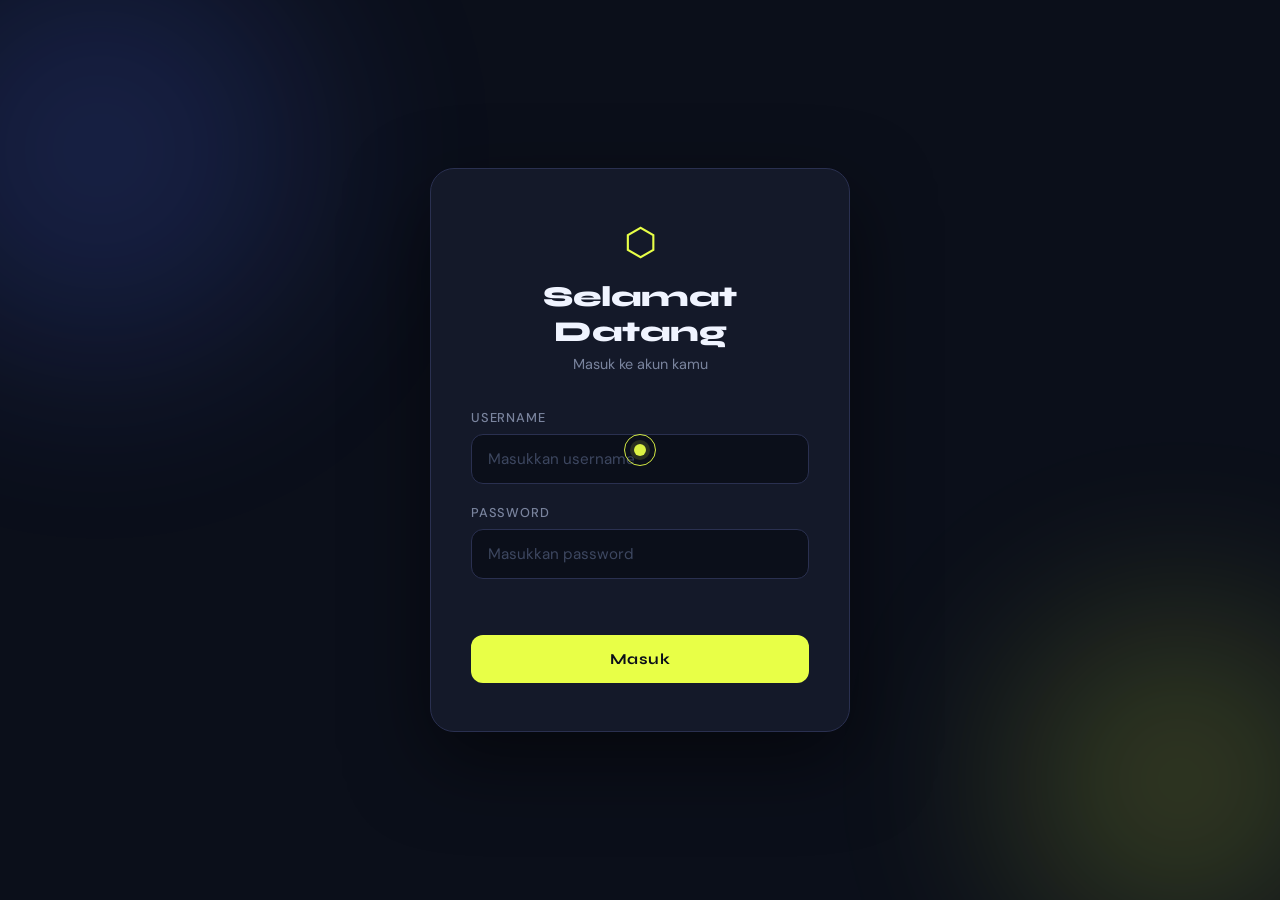
<file: index.html>
<!DOCTYPE html>
<html lang="id">

<head>
  <meta charset="UTF-8" />
  <meta name="viewport" content="width=device-width, initial-scale=1.0" />
  <title>Login</title>

  <!-- Menghubungkan file CSS eksternal -->
  <link rel="stylesheet" href="css/style.css" />

  <!-- Import font dari Google Fonts -->
  <link
    href="https://fonts.googleapis.com/css2?family=Syne:wght@400;700;800&family=DM+Sans:wght@300;400;500&display=swap"
    rel="stylesheet" />

     <link rel="icon" type="image/png" href="image/logov4.png">
</head>

<body>

  <div class="custom-cursor" id="customCursor"></div>
  <div class="custom-cursor-ring" id="customCursorRing"></div>

  <div class="bg-shape shape1"></div>
  <div class="bg-shape shape2"></div>

  <div class="card">
    <div class="card-header">
      <div class="logo">⬡</div>
      <h1>Selamat Datang</h1>
      <p>Masuk ke akun kamu</p>
    </div>

    <div class="form-group">
      <label for="username">Username</label>
      <input type="text" id="username" placeholder="Masukkan username" autocomplete="off" />
    </div>

    <div class="form-group">
      <label for="password">Password</label>
      <input type="password" id="password" placeholder="Masukkan password" />
    </div>

    <!-- Pesan error akan muncul di sini kalau login gagal -->
    <p id="error-msg"></p>

    <button id="btn-login" onclick="cekLogin()">Masuk</button>
  </div>

  <!-- Menghubungkan file JavaScript eksternal -->
  <script src="js/script.js"></script>

</body>

</html>
</file>
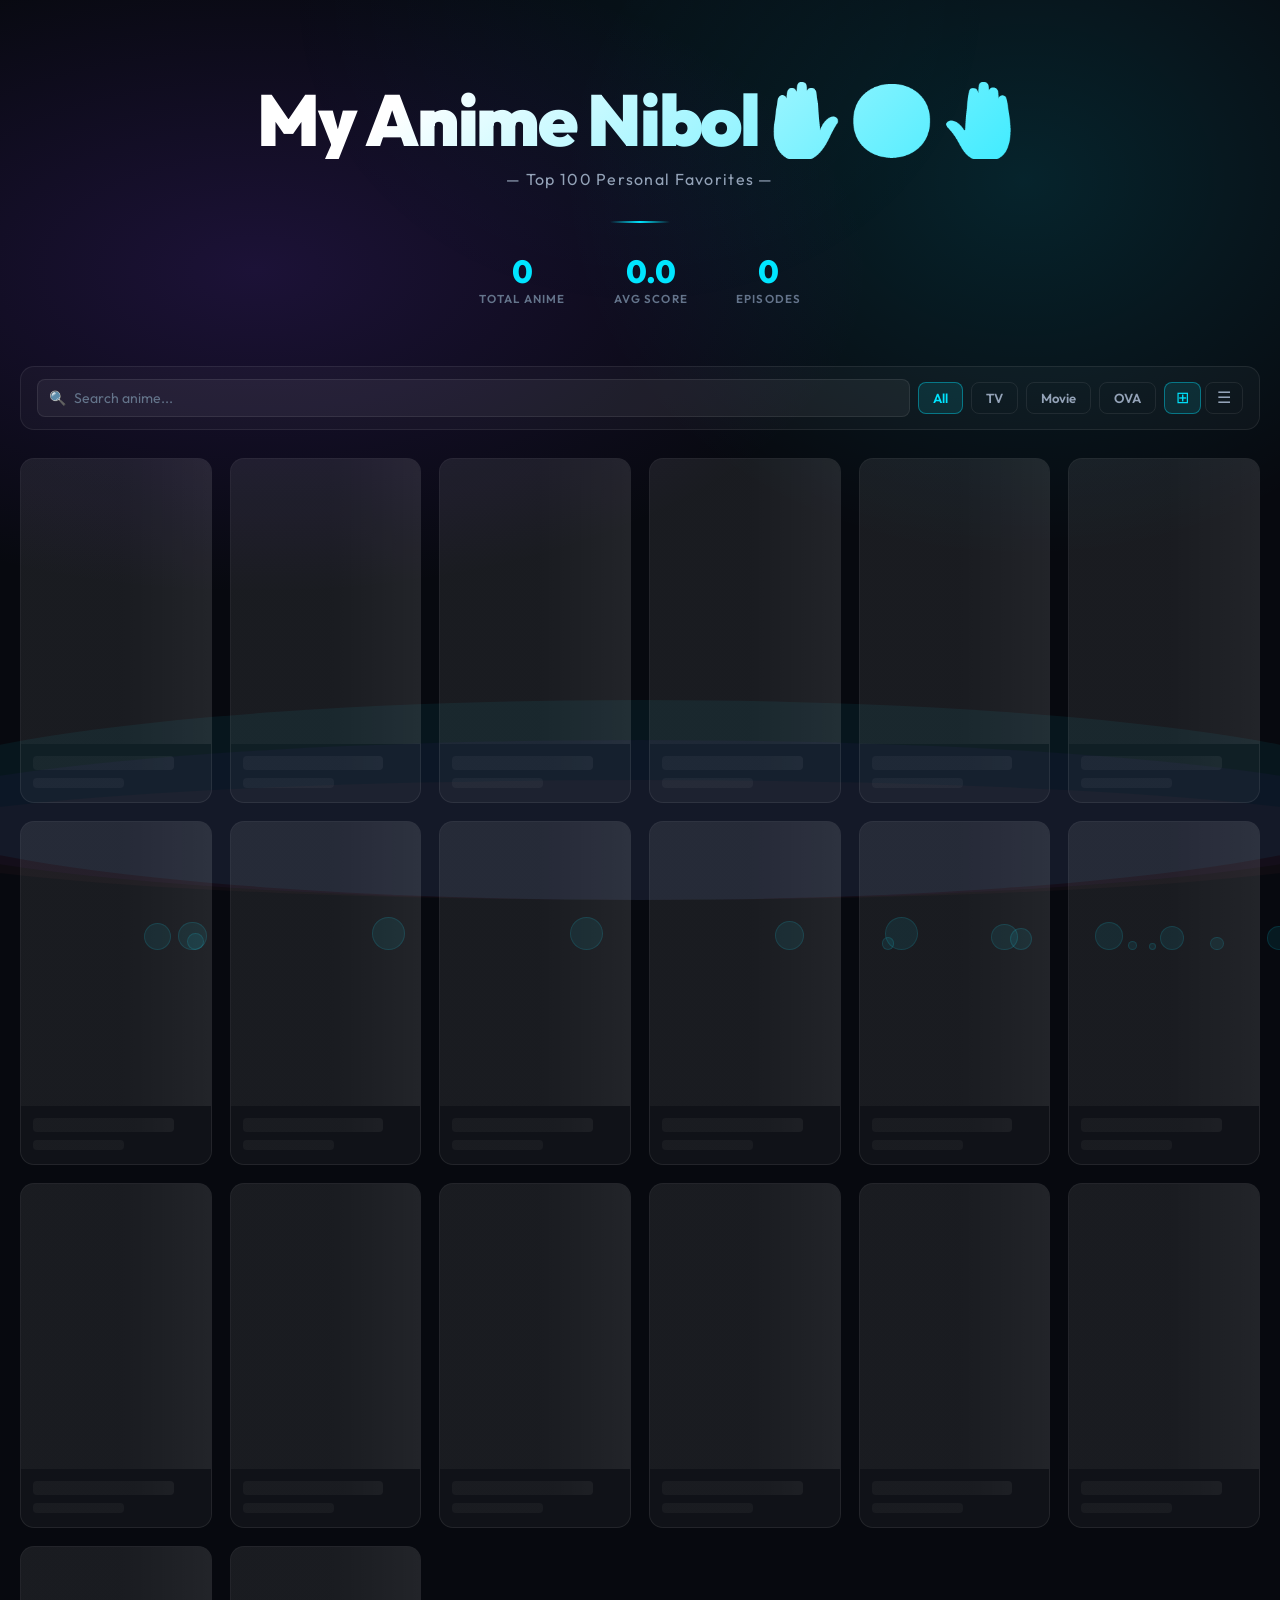
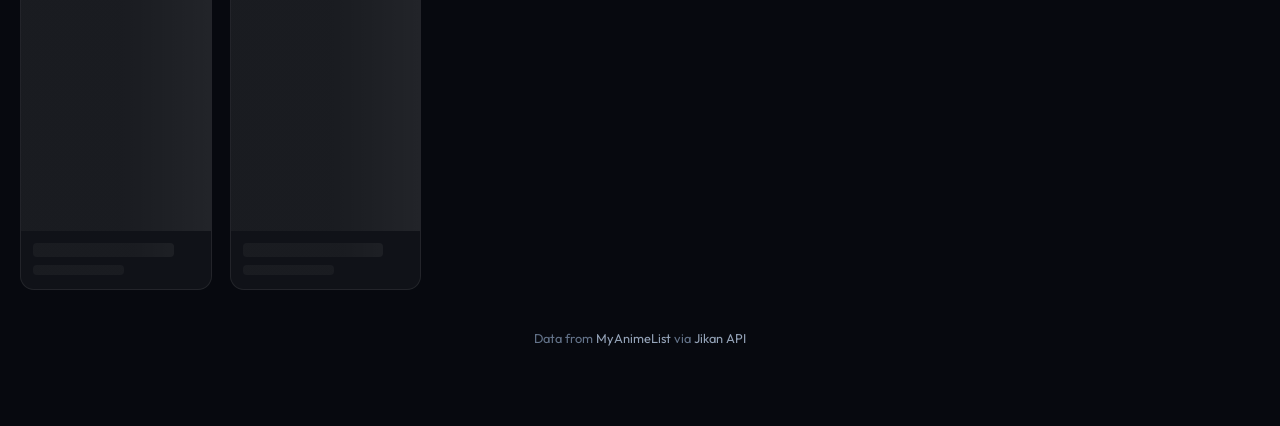
<file: anime.html>
<!DOCTYPE html>
<html lang="en">

<head>
  <meta charset="UTF-8">
  <meta name="viewport" content="width=device-width, initial-scale=1.0">
  <title>My Anime Nibol | Top 100</title>
  <meta name="description" content="Personal top 100 anime collection. Curated list featuring the best anime series and movies.">
  <link rel="stylesheet" href="css/anime.css">
  <link href="https://fonts.googleapis.com/css2?family=Outfit:wght@300;400;500;600;700;800;900&family=DM+Sans:wght@300;400;500;600&display=swap" rel="stylesheet">
</head>

<body>
  <!-- Custom Cursor -->
  <div class="cursor-dot" id="cursorDot"></div>
  <div class="cursor-ring" id="cursorRing"></div>

  <!-- Background -->
  <div class="ocean-bg">
    <div class="wave wave-1"></div>
    <div class="wave wave-2"></div>
    <div class="wave wave-3"></div>
  </div>
  <div class="light-rays"></div>

  <!-- Main Content -->
  <div class="main-content">
    <!-- Hero -->
    <section class="hero" id="heroSection">
      <h1 class="hero-title"> My Anime Nibol✋😐🤚</h1>
      <p class="hero-subtitle">— Top 100 Personal Favorites —</p>
      <div class="hero-divider"></div>
      <div class="hero-stats">
        <div class="stat-item">
          <span class="stat-number" id="totalAnime">0</span>
          <span class="stat-label">Total Anime</span>
        </div>
        <div class="stat-item">
          <span class="stat-number" id="avgScore">0.0</span>
          <span class="stat-label">Avg Score</span>
        </div>
        <div class="stat-item">
          <span class="stat-number" id="totalEpisodes">0</span>
          <span class="stat-label">Episodes</span>
        </div>
      </div>
    </section>

    <!-- Controls -->
    <div class="controls-bar" id="controlsBar">
      <div class="search-container">
        <span class="search-icon">🔍</span>
        <input type="text" class="search-input" id="searchInput" placeholder="Search anime...">
      </div>
      <button class="filter-btn active" data-filter="all">All</button>
      <button class="filter-btn" data-filter="TV">TV</button>
      <button class="filter-btn" data-filter="Movie">Movie</button>
      <button class="filter-btn" data-filter="OVA">OVA</button>
      <div class="view-toggle">
        <button class="view-btn active" data-view="grid" title="Grid View">⊞</button>
        <button class="view-btn" data-view="list" title="List View">☰</button>
      </div>
    </div>

    <!-- Anime Grid -->
    <div class="anime-grid-container">
      <div class="anime-grid" id="animeGrid">
        <div class="loading-container" id="loadingState">
          <div class="loading-spinner"></div>
          <div class="loading-text">Diving into the ocean of anime...</div>
          <div class="loading-progress">
            <div class="loading-progress-bar" id="progressBar"></div>
          </div>
        </div>
      </div>
    </div>

    <!-- Footer -->
    <footer class="footer">
      <p>Data from <a href="https://myanimelist.net" target="_blank" rel="noopener">MyAnimeList</a> via <a href="https://jikan.moe" target="_blank" rel="noopener">Jikan API</a></p>
    </footer>
  </div>

  <!-- Detail Modal -->
  <div class="modal-overlay" id="modalOverlay">
    <div class="modal-content" id="modalContent">
      <button class="modal-close" id="modalClose">✕</button>
    </div>
  </div>

  <!-- Back to Top -->
  <button class="back-to-top" id="backToTop" title="Back to top">↑</button>

  <script src="js/anime.js"></script>
</body>

</html>
</file>
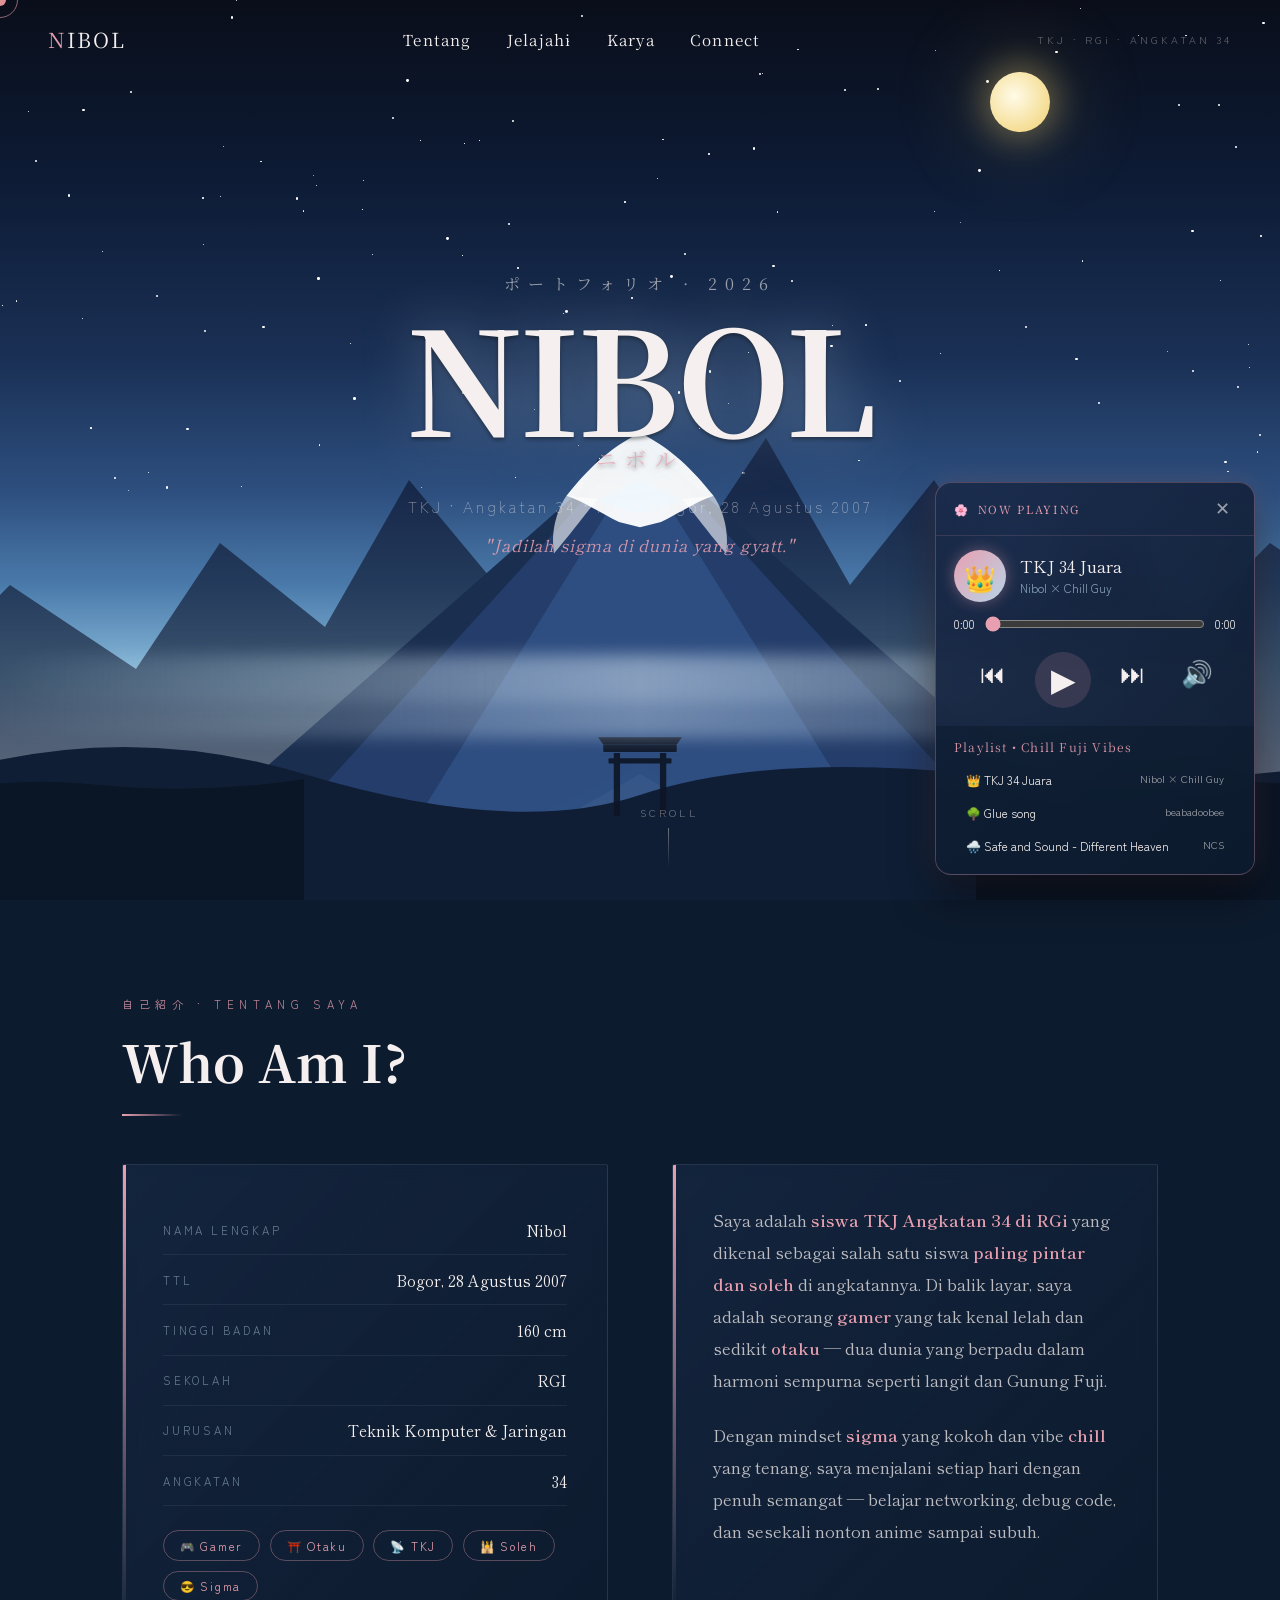
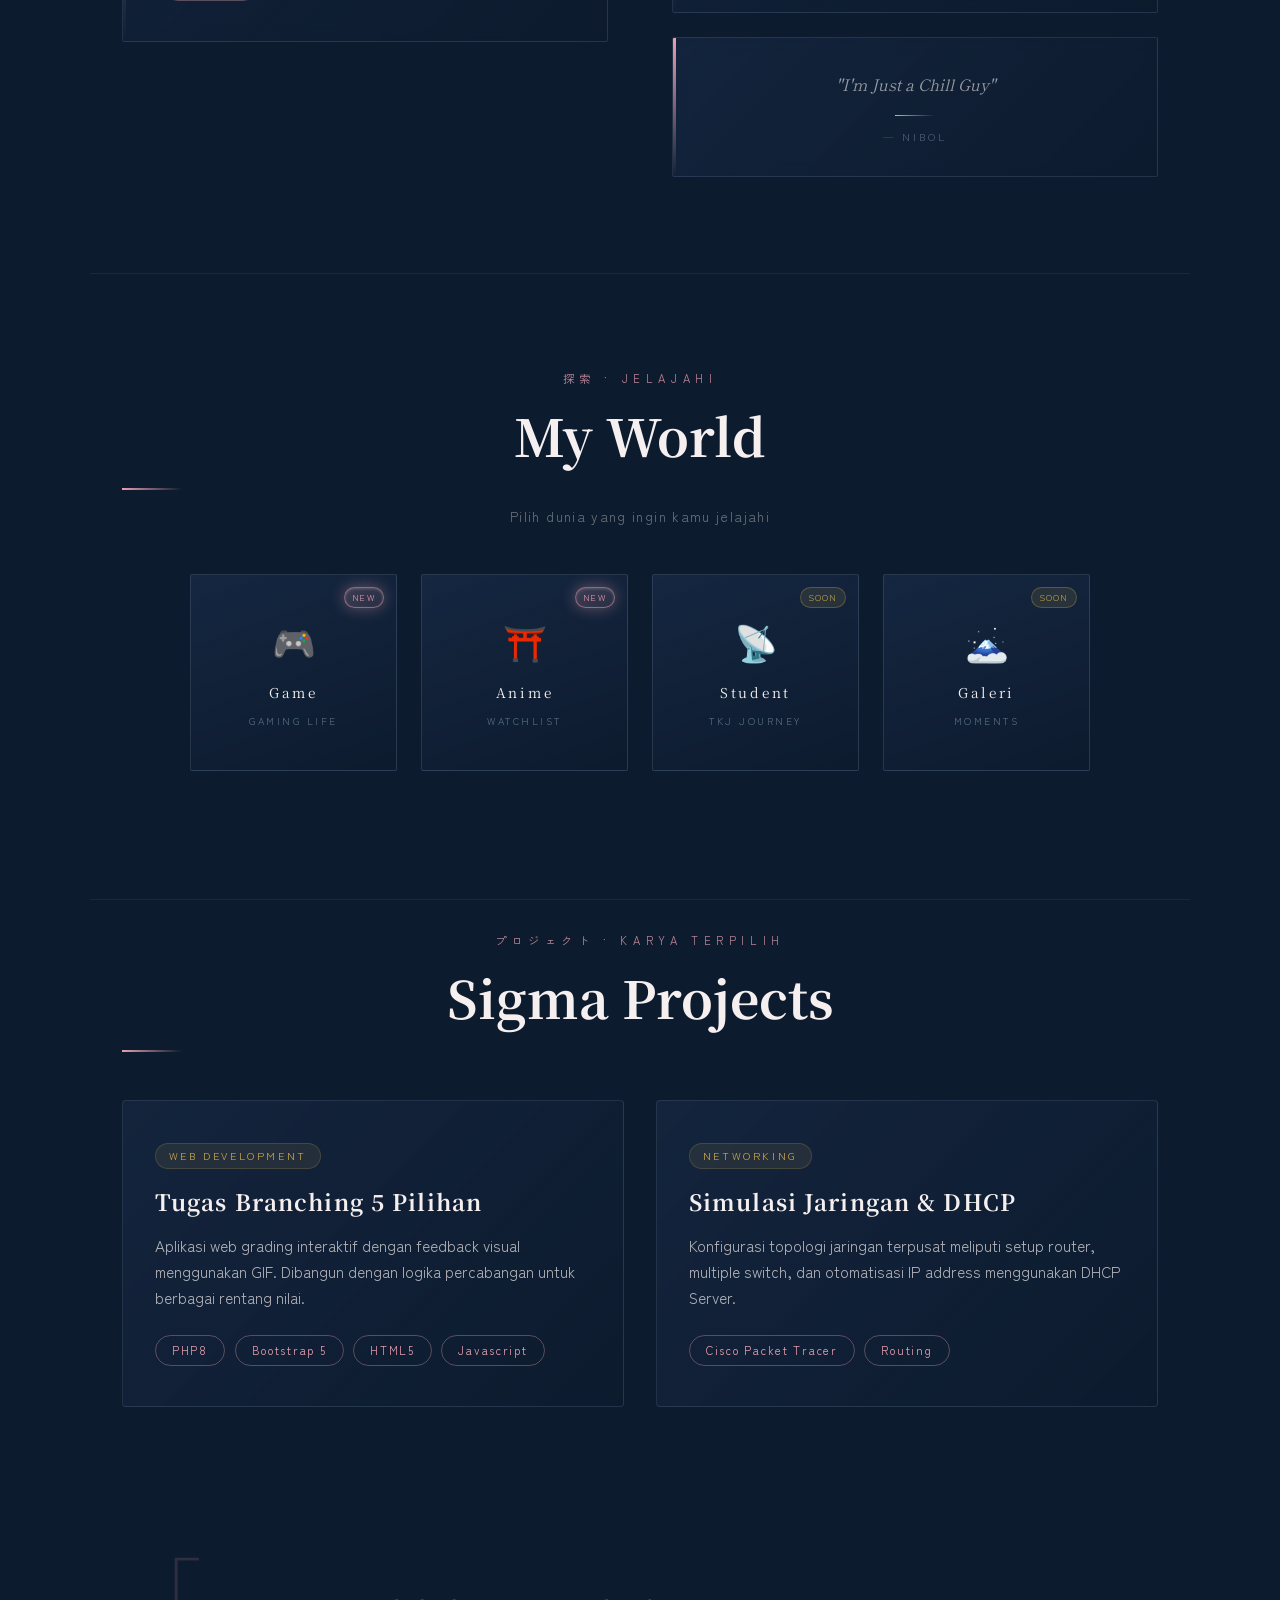
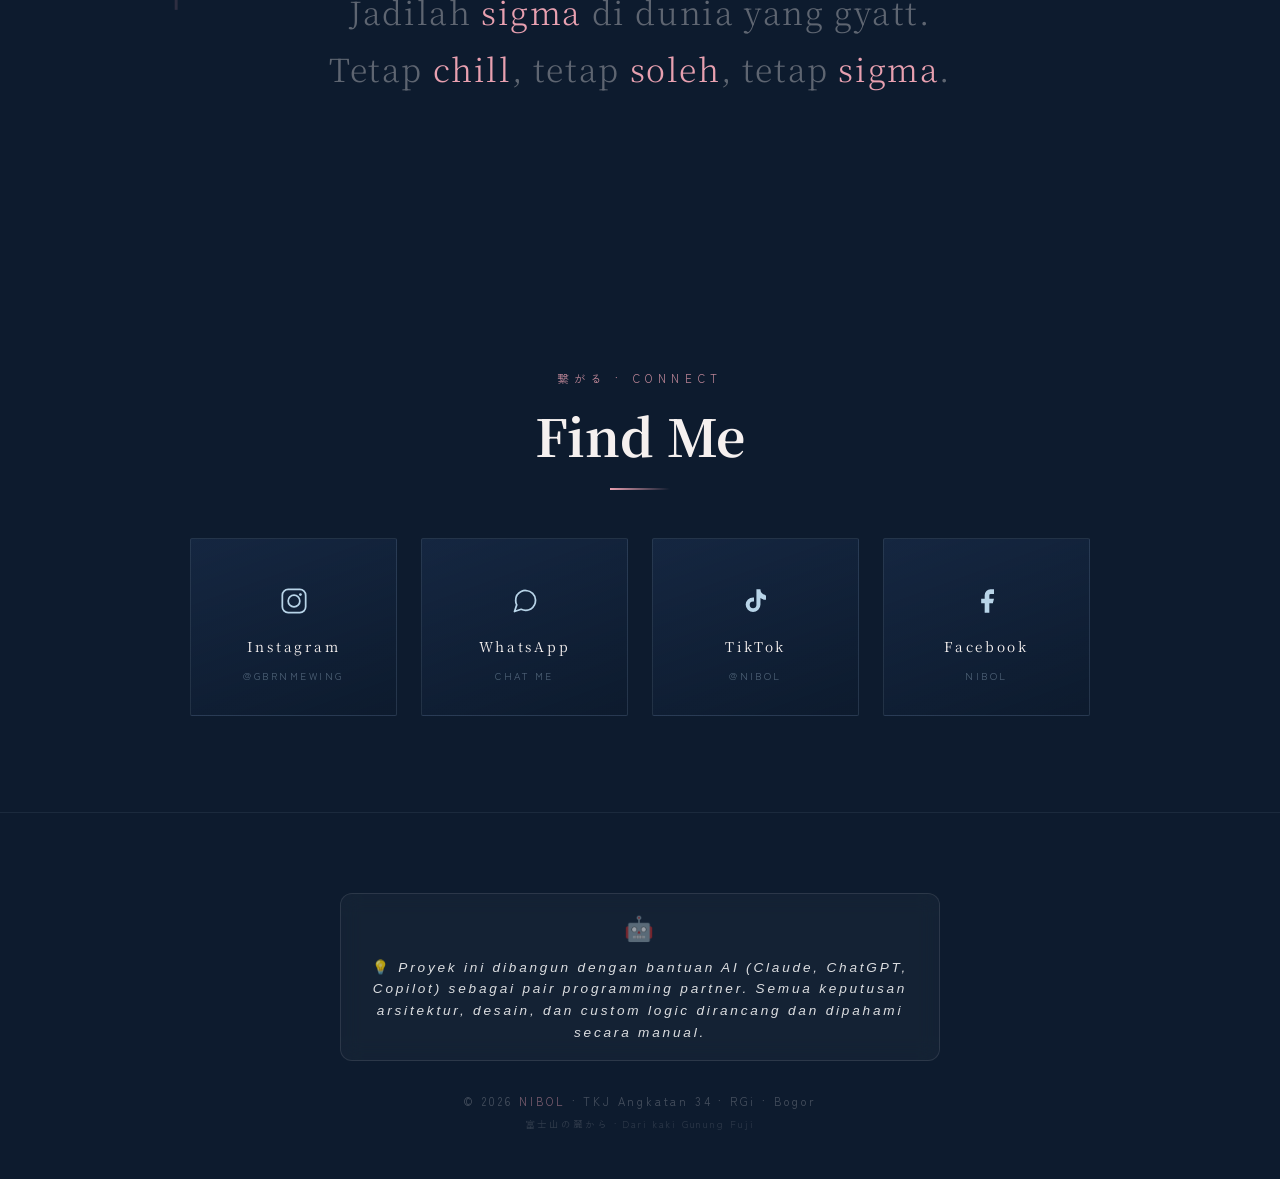
<file: profil.html>
<!DOCTYPE html>
<html lang="id">

<head>
  <meta charset="UTF-8" />
  <meta name="viewport" content="width=device-width, initial-scale=1.0" />
  <title>Nibol — Portfolio</title>
  <link
    href="https://fonts.googleapis.com/css2?family=Noto+Serif+JP:wght@300;400;700&family=Zen+Kaku+Gothic+New:wght@300;400;700&family=Shippori+Mincho:wght@400;600&display=swap"
    rel="stylesheet" />
  <link rel="stylesheet" href="css/profil.css">
  <link rel="shortcut icon" href="image/hikari-tachibana.gif" type="image/x-icon">
</head>

<body>

  <!-- Custom cursor -->
  <div class="cursor" id="cursor"></div>
  <div class="cursor-ring" id="cursorRing"></div>

  <nav id="navbar">
  <a class="nav-logo" href="#"><span>N</span>IBOL</a>
  
  <div class="nav-links">
    <a href="#about">Tentang</a>
    <a href="#explore">Jelajahi</a>
    <a href="#projects">Karya</a>
    <a href="#social">Connect</a>
  </div>

  <div style="font-size:0.65rem;letter-spacing:0.3em;color:rgba(245,240,239,0.35);">TKJ · RGi · ANGKATAN 34</div>
</nav>

  <!-- ── HERO ── -->
  <div class="hero">
    <div class="sky"></div>

    <!-- Stars -->
    <div class="stars" id="stars"></div>

    <!-- Moon -->
    <div class="moon"></div>

    <!-- Fuji Mountain SVG -->
    <div class="fuji-wrap">
      <svg viewBox="0 0 1440 600" preserveAspectRatio="xMidYMax slice" xmlns="http://www.w3.org/2000/svg">
        <!-- Far mountains (dark silhouette) -->
        <path
          d="M0,600 L0,420 L120,300 L240,380 L320,260 L420,340 L500,200 L600,320 L680,180 L760,280 L840,160 L920,300 L1000,200 L1080,320 L1160,240 L1240,340 L1320,260 L1440,340 L1440,600 Z"
          fill="rgba(10,18,40,0.6)" />

        <!-- Fuji base -->
        <path d="M220,600 L720,160 L1220,600 Z" fill="#1a2e50" />
        <!-- Fuji mid -->
        <path d="M320,600 L720,160 L1120,600 Z" fill="#243d6a" />
        <!-- Fuji upper -->
        <path d="M460,600 L720,180 L980,600 Z" fill="#2e4d80" />
        <!-- Fuji snow cap -->
        <path
          d="M650,215 C670,190 690,170 720,155 C750,170 770,190 790,215 C775,220 760,230 740,240 L720,245 L700,240 C680,230 665,220 650,215 Z"
          fill="white" opacity="0.95" />
        <!-- Snow detail -->
        <path
          d="M680,220 C695,210 710,205 720,202 C730,205 745,210 760,220 C748,224 738,228 720,232 C702,228 692,224 680,220 Z"
          fill="rgba(240,248,255,0.7)" />
        <!-- Snow left streak -->
        <path d="M650,215 C640,230 635,250 638,270 C655,250 668,232 680,218 Z" fill="white" opacity="0.6" />
        <!-- Snow right streak -->
        <path d="M790,215 C800,230 805,250 802,270 C785,250 772,232 760,218 Z" fill="white" opacity="0.6" />

        <!-- Lake reflection -->
        <ellipse cx="720" cy="560" rx="280" ry="30" fill="rgba(46,90,140,0.3)" />
        <path d="M460,600 L720,470 L980,600 Z" fill="rgba(46,90,140,0.15)" />
        <!-- Fuji reflection in lake (flipped, faint) -->
        <path d="M560,570 L720,480 L880,570 Z" fill="rgba(255,255,255,0.04)" />

        <!-- Foreground hills -->
        <path d="M0,600 L0,500 Q200,420 400,480 Q600,540 720,500 Q840,460 1040,480 Q1240,500 1440,460 L1440,600 Z"
          fill="#0f1e35" />
        <!-- Tree line left -->
        <path d="M0,600 L0,510 Q100,480 200,490 Q300,500 400,485 L400,600 Z" fill="#0a1525" />
        <!-- Tree line right -->
        <path d="M1040,600 L1040,485 Q1140,500 1240,490 Q1340,480 1440,510 L1440,600 Z" fill="#0a1525" />

        <!-- Torii gate silhouette -->
        <g fill="#0d1525" opacity="0.9">
          <rect x="695" y="460" width="6" height="60" />
          <rect x="739" y="460" width="6" height="60" />
          <rect x="685" y="452" width="70" height="7" rx="1" />
          <rect x="690" y="465" width="60" height="5" rx="1" />
          <path d="M685,452 L680,445 L760,445 L755,452 Z" fill="#0d1525" />
        </g>
      </svg>
    </div>

    <!-- Mist -->
    <div class="mist"></div>
    <div class="mist mist2"></div>

    <!-- Sakura petals -->
    <div id="petals"></div>

    <!-- Hero content -->
    <div class="hero-content">
      <p class="hero-jp">ポートフォリオ · 2026</p>
      <h1 class="hero-name">NIBOL</h1>
      <p class="hero-tagline">TKJ · Angkatan 34 · RGi · Bogor, 28 Agustus 2007</p>
      <p class="hero-quote">"Jadilah sigma di dunia yang gyatt."</p>
    </div>

    <div class="scroll-hint">
      <span>SCROLL</span>
      <div class="scroll-line"></div>
    </div>
  </div>

  <!-- ── ABOUT SECTION ── -->
  <section id="about">
    <div class="reveal">
      <p class="section-label">自己紹介 · Tentang Saya</p>
      <h2 class="section-title">Who Am I?</h2>
    </div>

    <div class="about-grid">
      <div class="about-card reveal">
        <div class="info-row">
          <span class="info-label">Nama Lengkap</span>
          <span class="info-value">Nibol</span>
        </div>
        <div class="info-row">
          <span class="info-label">TTL</span>
          <span class="info-value">Bogor, 28 Agustus 2007</span>
        </div>
        <div class="info-row">
          <span class="info-label">Tinggi Badan</span>
          <span class="info-value">160 cm</span>
        </div>
        <div class="info-row">
          <span class="info-label">Sekolah</span>
          <span class="info-value">RGI</span>
        </div>
        <div class="info-row">
          <span class="info-label">Jurusan</span>
          <span class="info-value">Teknik Komputer & Jaringan</span>
        </div>
        <div class="info-row">
          <span class="info-label">Angkatan</span>
          <span class="info-value">34</span>
        </div>
        <div class="tags">
          <span class="tag">🎮 Gamer</span>
          <span class="tag">⛩️ Otaku</span>
          <span class="tag">📡 TKJ</span>
          <span class="tag">🕌 Soleh</span>
          <span class="tag">😎 Sigma</span>
        </div>
      </div>

      <div class="reveal" style="display:flex;flex-direction:column;gap:1.5rem;">
        <div class="about-card">
          <p class="bio-text">
            Saya adalah <span class="bio-highlight">siswa TKJ Angkatan 34 di RGi</span> yang dikenal
            sebagai salah satu siswa <span class="bio-highlight">paling pintar dan soleh</span> di angkatannya.
            Di balik layar, saya adalah seorang <span class="bio-highlight">gamer</span> yang tak kenal lelah
            dan sedikit <span class="bio-highlight">otaku</span> — dua dunia yang berpadu dalam harmoni sempurna
            seperti langit dan Gunung Fuji.
          </p>
          <p class="bio-text">
            Dengan mindset <span class="bio-highlight">sigma</span> yang kokoh dan vibe
            <span class="bio-highlight">chill</span> yang tenang, saya menjalani setiap hari
            dengan penuh semangat — belajar networking, debug code, dan sesekali nonton anime sampai subuh.
          </p>
        </div>

        <div class="about-card" style="padding: 2rem 2.5rem;">
          <p
            style="font-family:'Shippori Mincho',serif;font-size:1rem;line-height:1.8;color:rgba(245,240,239,0.6);font-style:italic;text-align:center;">
            "I'm Just a Chill Guy"
          </p>
          <div
            style="margin-top:1rem;width:40px;height:1px;background:linear-gradient(90deg,var(--fuji-pink),transparent);margin-left:auto;margin-right:auto;">
          </div>
          <p
            style="text-align:center;margin-top:0.8rem;font-size:0.65rem;letter-spacing:0.3em;color:rgba(184,212,232,0.35);">
            — NIBOL</p>
        </div>
      </div>
    </div>
  </section>

  <hr class="divider">

  <!-- ── EXPLORE / BUTTONS ── -->
  <section id="explore">
    <div class="reveal" style="text-align:center;">
      <p class="section-label">探索 · Jelajahi</p>
      <h2 class="section-title" style="text-align:center;">My World</h2>
      <p
        style="font-size:0.85rem;color:rgba(245,240,239,0.4);letter-spacing:0.1em;margin-top:-2rem;margin-bottom:1rem;">
        Pilih dunia yang ingin kamu jelajahi
      </p>
    </div>

    <div class="btn-grid reveal">
      <!-- Game -->
      <a href="game.html" class="nav-btn">
        <div class="btn-inner">
          <span class="btn-baru">New</span>
          <span class="btn-icon">🎮</span>
          <span class="btn-label">Game</span>
          <span class="btn-sublabel">Gaming Life</span>
        </div>
      </a>

      <!-- Anime -->
      <a href="anime.html" class="nav-btn">
        <div class="btn-inner">
          <span class="btn-baru">New</span>
          <span class="btn-icon">⛩️</span>
          <span class="btn-label">Anime</span>
          <span class="btn-sublabel">Watchlist</span>
        </div>
      </a>

      <!-- Student -->
      <a href="#" class="nav-btn" onclick="return false;">
        <div class="btn-inner">
          <span class="btn-coming">Soon</span>
          <span class="btn-icon">📡</span>
          <span class="btn-label">Student</span>
          <span class="btn-sublabel">TKJ Journey</span>
        </div>
      </a>

      <!-- Gallery -->
      <a href="#" class="nav-btn" onclick="return false;">
        <div class="btn-inner">
          <span class="btn-coming">Soon</span>
          <span class="btn-icon">🗻</span>
          <span class="btn-label">Galeri</span>
          <span class="btn-sublabel">Moments</span>
        </div>
      </a>
    </div>
  </section>

  <hr class="divider">
  <section id="projects" class="reveal">
    <div style="text-align:center;">
      <p class="section-label">プロジェクト · Karya Terpilih</p>
      <h2 class="section-title" style="text-align:center;">Sigma Projects</h2>
    </div>

    <div class="projects-grid">
      <div class="project-card">
        <span class="project-badge">Web Development</span>
        <h3>Tugas Branching 5 Pilihan</h3>
        <p>Aplikasi web grading interaktif dengan feedback visual menggunakan GIF. Dibangun dengan logika percabangan untuk berbagai rentang nilai.</p>
        <div class="tags">
          <span class="tag">PHP8</span>
          <span class="tag">Bootstrap 5</span>
          <span class="tag">HTML5</span>
          <span class="tag">Javascript</span>
        </div>
      </div>

      <div class="project-card">
        <span class="project-badge">Networking</span>
        <h3>Simulasi Jaringan & DHCP</h3>
        <p>Konfigurasi topologi jaringan terpusat meliputi setup router, multiple switch, dan otomatisasi IP address menggunakan DHCP Server.</p>
        <div class="tags">
          <span class="tag">Cisco Packet Tracer</span>
          <span class="tag">Routing</span>
        </div>
      </div>
    </div>
  </section>

  <!-- ── BIG QUOTE ── -->
  <div class="quote-section reveal">
    <p class="big-quote">
      Jadilah <em>sigma</em> di dunia yang gyatt.<br>
      Tetap <em>chill</em>, tetap <em>soleh</em>, tetap <em>sigma</em>.
    </p>
  </div>

  <!-- ── SOCIAL MEDIA ── -->
  <section id="social" class="reveal">
    <div style="text-align:center;">
      <p class="section-label">繋がる · Connect</p>
      <h2 class="section-title" style="text-align:center;">Find Me</h2>
    </div>

    <div class="social-links">
      <!-- Instagram -->
      <a href="https://instagram.com/gbrnmewing" target="_blank" rel="noopener" class="social-btn" id="social-ig"
        aria-label="Instagram">
        <div class="social-icon">
          <svg viewBox="0 0 24 24" fill="none" stroke="currentColor" stroke-width="1.5" stroke-linecap="round"
            stroke-linejoin="round">
            <rect x="2" y="2" width="20" height="20" rx="5" />
            <circle cx="12" cy="12" r="5" />
            <circle cx="17.5" cy="6.5" r="1.2" fill="currentColor" stroke="none" />
          </svg>
        </div>
        <span class="social-label">Instagram</span>
        <span class="social-handle">@gbrnmewing</span>
      </a>

      <!-- WhatsApp -->
      <a href="https://wa.me/083146564122" target="_blank" rel="noopener" class="social-btn" id="social-wa" aria-label="WhatsApp">
        <div class="social-icon">
          <svg viewBox="0 0 24 24" fill="none" stroke="currentColor" stroke-width="1.5" stroke-linecap="round"
            stroke-linejoin="round">
            <path
              d="M21 11.5a8.38 8.38 0 0 1-.9 3.8 8.5 8.5 0 0 1-7.6 4.7 8.38 8.38 0 0 1-3.8-.9L3 21l1.9-5.7a8.38 8.38 0 0 1-.9-3.8 8.5 8.5 0 0 1 4.7-7.6 8.38 8.38 0 0 1 3.8-.9h.5a8.48 8.48 0 0 1 8 8v.5z" />
          </svg>
        </div>
        <span class="social-label">WhatsApp</span>
        <span class="social-handle">Chat Me</span>
      </a>

      <!-- TikTok -->
      <a href="https://tiktok.com/" target="_blank" rel="noopener" class="social-btn" id="social-tiktok"
        aria-label="TikTok">
        <div class="social-icon">
          <svg viewBox="0 0 24 24" fill="currentColor">
            <path
              d="M19.59 6.69a4.83 4.83 0 0 1-3.77-4.25V2h-3.45v13.67a2.89 2.89 0 0 1-2.88 2.5 2.89 2.89 0 0 1-2.89-2.89 2.89 2.89 0 0 1 2.89-2.89c.28 0 .54.04.79.1v-3.5a6.37 6.37 0 0 0-.79-.05A6.34 6.34 0 0 0 3.15 15a6.34 6.34 0 0 0 6.34 6.34 6.34 6.34 0 0 0 6.34-6.34V9.41a8.16 8.16 0 0 0 4.76 1.53v-3.5a4.84 4.84 0 0 1-1-.75z" />
          </svg>
        </div>
        <span class="social-label">TikTok</span>
        <span class="social-handle">@nibol</span>
      </a>

      <!-- Facebook -->
      <a href="https://facebook.com/" target="_blank" rel="noopener" class="social-btn" id="social-fb"
        aria-label="Facebook">
        <div class="social-icon">
          <svg viewBox="0 0 24 24" fill="currentColor">
            <path d="M18 2h-3a5 5 0 0 0-5 5v3H7v4h3v8h4v-8h3l1-4h-4V7a1 1 0 0 1 1-1h3z" />
          </svg>
        </div>
        <span class="social-label">Facebook</span>
        <span class="social-handle">Nibol</span>
      </a>
    </div>
  </section>

  <!-- ── FOOTER ── -->
  <footer>
    <!-- Di footer atau About section -->
<p class="ai-note">
  💡 <em>Proyek ini dibangun dengan bantuan AI (Claude, ChatGPT, Copilot) 
  sebagai pair programming partner. Semua keputusan arsitektur, 
  desain, dan custom logic dirancang dan dipahami secara manual.</em>
</p>
    <p>© 2026 <span>NIBOL</span> · TKJ Angkatan 34 · RGi · Bogor</p>
    <p style="margin-top:0.5rem;font-size:0.6rem;letter-spacing:0.2em;color:rgba(245,240,239,0.15);">
      富士山の麓から · Dari kaki Gunung Fuji
    </p>
  </footer>
  
  <!-- ── MUSIC PLAYER ── -->
<div id="music-player" class="music-player">
  <div class="player-header">
    <div class="now-playing">
      <span class="sakura-dot">🌸</span>
      <span class="player-label">NOW PLAYING</span>
    </div>
    <button id="close-player" class="player-close">✕</button>
  </div>

  <div class="track-info">
    <div id="track-art" class="track-art"></div>
    <div>
      <p id="track-title" class="track-title">Fuji Lo-Fi Nights</p>
      <p id="track-artist" class="track-artist">Nibol × Chill Guy</p>
    </div>
  </div>

  <audio id="audio-player" preload="metadata"></audio>

  <div class="progress-container">
    <span id="current-time" class="time">0:00</span>
    <input type="range" id="progress-bar" min="0" max="100" value="0">
    <span id="duration" class="time">0:00</span>
  </div>

  <div class="controls">
    <button id="prev-btn" class="ctrl-btn">⏮</button>
    <button id="play-pause-btn" class="ctrl-btn play">▶</button>
    <button id="next-btn" class="ctrl-btn">⏭</button>
    <button id="volume-btn" class="ctrl-btn">🔊</button>
  </div>

  <!-- Playlist -->
  <div class="playlist">
    <div class="playlist-title">Playlist • Chill Fuji Vibes</div>
    <div id="playlist-items"></div>
  </div>
</div>

  <script src="js/profil.js"></script>
</body>

</html>
</file>
<file: css/style.css>
/* =============================================
   VARIABEL WARNA & FONT
   ============================================= */
:root {
  --bg: #0b0f1a;
  --card-bg: #141929;
  --accent: #e8ff47;
  --accent-dark: #c0d400;
  --text: #f0f4ff;
  --muted: #7a849e;
  --border: #2a3050;
  --error: #ff5e6d;
  --font-display: 'Syne', sans-serif;
  --font-body: 'DM Sans', sans-serif;
}

/* =============================================
   RESET & BASE
   ============================================= */
*,
*::before,
*::after {
  box-sizing: border-box;
  margin: 0;
  padding: 0;
}

body {
  background-color: var(--bg);
  color: var(--text);
  font-family: var(--font-body);
  min-height: 100vh;
  display: flex;
  align-items: center;
  justify-content: center;
  overflow: hidden;
  position: relative;
}

@media (pointer: fine) {
  body.cursor-active,
  body.cursor-active * {
    cursor: none !important;
  }
}

.custom-cursor,
.custom-cursor-ring {
  position: fixed;
  left: 0;
  top: 0;
  pointer-events: none;
  z-index: 9999;
  transform: translate(-50%, -50%);
  opacity: 0;
  transition: opacity 0.25s ease, transform 0.18s ease, border-color 0.2s ease;
}

body.cursor-active .custom-cursor,
body.cursor-active .custom-cursor-ring {
  opacity: 1;
}

.custom-cursor {
  width: 12px;
  height: 12px;
  border-radius: 50%;
  background: rgba(232, 255, 71, 0.95);
  box-shadow: 0 0 0 4px rgba(232, 255, 71, 0.14);
}

.custom-cursor-ring {
  width: 32px;
  height: 32px;
  border: 1px solid rgba(232, 255, 71, 0.9);
  border-radius: 50%;
}

.custom-cursor.cursor-click {
  transform: translate(-50%, -50%) scale(0.8);
  background: rgba(232, 255, 71, 1);
}

.custom-cursor.hovered {
  transform: translate(-50%, -50%) scale(1.6);
}

.custom-cursor-ring.hovered {
  transform: translate(-50%, -50%) scale(1.4);
  border-color: rgba(232, 255, 71, 1);
}

@media (pointer: coarse), (max-width: 768px) {
  .custom-cursor,
  .custom-cursor-ring {
    display: none !important;
  }
}

/* =============================================
   BACKGROUND SHAPES (dekorasi belakang)
   ============================================= */
.bg-shape {
  position: fixed;
  border-radius: 50%;
  filter: blur(90px);
  opacity: 0.25;
  pointer-events: none;
  z-index: 0;
}

.shape1 {
  width: 500px;
  height: 500px;
  background: radial-gradient(circle, #4f6fff, transparent);
  top: -100px;
  left: -150px;
}

.shape2 {
  width: 400px;
  height: 400px;
  background: radial-gradient(circle, var(--accent), transparent);
  bottom: -80px;
  right: -100px;
}

/* =============================================
   CARD LOGIN
   ============================================= */
.card {
  position: relative;
  z-index: 1;
  background: var(--card-bg);
  border: 1px solid var(--border);
  border-radius: 24px;
  padding: 48px 40px;
  width: 100%;
  max-width: 420px;
  box-shadow: 0 30px 80px rgba(0, 0, 0, 0.5);
  animation: fadeUp 0.6s ease both;
}

@keyframes fadeUp {
  from {
    opacity: 0;
    transform: translateY(30px);
  }

  to {
    opacity: 1;
    transform: translateY(0);
  }
}

/* =============================================
   HEADER KARTU
   ============================================= */
.card-header {
  text-align: center;
  margin-bottom: 36px;
}

.logo {
  font-size: 2.4rem;
  color: var(--accent);
  margin-bottom: 12px;
  display: block;
  animation: spin 6s linear infinite;
}

@keyframes spin {
  from {
    transform: rotate(0deg);
  }

  to {
    transform: rotate(360deg);
  }
}

.card-header h1 {
  font-family: var(--font-display);
  font-size: 1.8rem;
  font-weight: 800;
  letter-spacing: -0.5px;
}

.card-header p {
  color: var(--muted);
  font-size: 0.9rem;
  margin-top: 6px;
}

/* =============================================
   FORM INPUT
   ============================================= */
.form-group {
  margin-bottom: 20px;
}

.form-group label {
  display: block;
  font-size: 0.8rem;
  font-weight: 500;
  color: var(--muted);
  letter-spacing: 0.8px;
  text-transform: uppercase;
  margin-bottom: 8px;
}

.form-group input {
  width: 100%;
  background: var(--bg);
  border: 1px solid var(--border);
  border-radius: 12px;
  padding: 14px 16px;
  color: var(--text);
  font-family: var(--font-body);
  font-size: 0.95rem;
  outline: none;
  transition: border-color 0.25s, box-shadow 0.25s;
}

.form-group input:focus {
  border-color: var(--accent);
  box-shadow: 0 0 0 3px rgba(232, 255, 71, 0.12);
}

.form-group input::placeholder {
  color: #3d4760;
}

/* =============================================
   PESAN ERROR
   ============================================= */
#error-msg {
  color: var(--error);
  font-size: 0.82rem;
  min-height: 20px;
  margin-bottom: 12px;
  text-align: center;
}

/* =============================================
   TOMBOL LOGIN
   ============================================= */
#btn-login {
  width: 100%;
  padding: 15px;
  background: var(--accent);
  color: #0b0f1a;
  font-family: var(--font-display);
  font-size: 0.95rem;
  font-weight: 700;
  letter-spacing: 0.5px;
  border: none;
  border-radius: 12px;
  cursor: pointer;
  margin-top: 4px;
  transition: background 0.2s, transform 0.15s, box-shadow 0.2s;
}

#btn-login:hover {
  background: var(--accent-dark);
  transform: translateY(-2px);
  box-shadow: 0 8px 24px rgba(232, 255, 71, 0.25);
}

#btn-login:active {
  transform: translateY(0);
  box-shadow: none;
}

/* =============================================
   RESPONSIF MOBILE
   ============================================= */
@media (max-width: 480px) {
  .card {
    margin: 20px;
    padding: 36px 24px;
  }
}
</file>
<file: css/anime.css>
@import url('https://fonts.googleapis.com/css2?family=Outfit:wght@300;400;500;600;700;800;900&family=DM+Sans:wght@300;400;500;600&display=swap');

/* ===== RESET ===== */
*, *::before, *::after { margin: 0; padding: 0; box-sizing: border-box; }

/* ===== CUSTOM CURSOR ===== */
body.cursor-visible * { cursor: none !important; }

.cursor-dot {
  position: fixed;
  width: 8px; height: 8px;
  background: #00e5ff;
  border-radius: 50%;
  pointer-events: none;
  z-index: 99999;
  transform: translate(-50%, -50%);
  transition: width 0.15s, height 0.15s, background 0.15s;
  opacity: 0;
}
body.cursor-visible .cursor-dot { opacity: 1; }

.cursor-ring {
  position: fixed;
  width: 36px; height: 36px;
  border: 2px solid rgba(0, 229, 255, 0.55);
  border-radius: 50%;
  pointer-events: none;
  z-index: 99998;
  transform: translate(-50%, -50%);
  transition: width 0.3s cubic-bezier(.23,1,.32,1), height 0.3s cubic-bezier(.23,1,.32,1), border-color 0.3s, background 0.3s;
  opacity: 0;
}
body.cursor-visible .cursor-ring { opacity: 1; }

body.cursor-hover .cursor-dot  { width: 12px; height: 12px; background: #ff6b6b; }
body.cursor-hover .cursor-ring { width: 52px; height: 52px; border-color: rgba(255,107,107,0.45); background: rgba(255,107,107,0.05); }
body.cursor-card  .cursor-dot  { width: 10px; height: 10px; background: #ffe066; }
body.cursor-card  .cursor-ring { width: 60px; height: 60px; border-color: rgba(255,224,102,0.4); }
body.cursor-click .cursor-dot  { width: 4px; height: 4px; }
body.cursor-click .cursor-ring { width: 28px; height: 28px; }

/* ===== ROOT VARIABLES ===== */
:root {
  --bg: #07090f;
  --surface: rgba(255,255,255,0.04);
  --surface-hover: rgba(255,255,255,0.07);
  --border: rgba(255,255,255,0.08);
  --border-hover: rgba(0,229,255,0.3);
  --accent: #00e5ff;
  --accent2: #7c3aed;
  --accent3: #ff6b6b;
  --gold: #ffe066;
  --text: #e2e8f0;
  --muted: #64748b;
  --muted2: #94a3b8;
  --radius: 14px;
  --radius-sm: 8px;
  --shadow: 0 4px 24px rgba(0,0,0,0.5);
}

/* ===== BODY ===== */
html { scroll-behavior: smooth; }
body {
  font-family: 'Outfit', sans-serif;
  background: var(--bg);
  color: var(--text);
  min-height: 100vh;
  overflow-x: hidden;
}

/* ===== OCEAN BACKGROUND ===== */
.ocean-bg {
  position: fixed;
  inset: 0;
  z-index: 0;
  overflow: hidden;
  background: radial-gradient(ellipse 80% 60% at 20% 30%, rgba(124,58,237,0.18) 0%, transparent 60%),
              radial-gradient(ellipse 60% 70% at 80% 20%, rgba(0,229,255,0.12) 0%, transparent 60%),
              var(--bg);
}

.wave {
  position: absolute;
  bottom: 0;
  left: -10%;
  width: 120%;
  height: 200px;
  border-radius: 50%;
  opacity: 0.06;
}
.wave-1 { background: var(--accent); animation: wave 12s ease-in-out infinite; }
.wave-2 { background: var(--accent2); animation: wave 16s ease-in-out infinite reverse; height: 160px; opacity: 0.04; }
.wave-3 { background: var(--accent3); animation: wave 20s ease-in-out infinite; height: 120px; opacity: 0.03; }

@keyframes wave {
  0%, 100% { transform: translateX(0) scaleY(1); }
  50% { transform: translateX(3%) scaleY(1.1); }
}

.light-rays {
  position: fixed;
  inset: 0;
  z-index: 0;
  background: radial-gradient(ellipse 40% 50% at 50% 0%, rgba(0,229,255,0.04) 0%, transparent 70%);
  pointer-events: none;
}

/* ===== BUBBLES ===== */
.bubble {
  position: fixed;
  border-radius: 50%;
  background: rgba(0, 229, 255, 0.08);
  border: 1px solid rgba(0, 229, 255, 0.12);
  bottom: -50px;
  animation: bubbleRise linear infinite;
  pointer-events: none;
  z-index: 0;
}
@keyframes bubbleRise {
  0% { transform: translateY(0) translateX(0); opacity: 0; }
  10% { opacity: 1; }
  90% { opacity: 0.5; }
  100% { transform: translateY(-110vh) translateX(20px); opacity: 0; }
}

/* ===== MAIN CONTENT ===== */
.main-content {
  position: relative;
  z-index: 2;
  max-width: 1400px;
  margin: 0 auto;
  padding: 0 20px 80px;
}

/* ===== HERO ===== */
.hero {
  text-align: center;
  padding: 80px 20px 60px;
}

.hero-title {
  font-size: clamp(2.4rem, 6vw, 4.5rem);
  font-weight: 900;
  letter-spacing: -0.03em;
  line-height: 1.1;
  margin-bottom: 10px;
  background: linear-gradient(135deg, #fff 30%, var(--accent) 100%);
  -webkit-background-clip: text;
  -webkit-text-fill-color: transparent;
  background-clip: text;
}

.hero-subtitle {
  font-size: 1rem;
  color: var(--muted2);
  font-weight: 400;
  letter-spacing: 0.08em;
  margin-bottom: 32px;
}

.hero-divider {
  width: 60px;
  height: 2px;
  background: linear-gradient(90deg, transparent, var(--accent), transparent);
  margin: 0 auto 32px;
}

.hero-stats {
  display: flex;
  justify-content: center;
  gap: 48px;
  flex-wrap: wrap;
}

.stat-item {
  display: flex;
  flex-direction: column;
  align-items: center;
  gap: 4px;
}

.stat-number {
  font-size: 2rem;
  font-weight: 800;
  color: var(--accent);
  line-height: 1;
  font-variant-numeric: tabular-nums;
}

.stat-label {
  font-size: 0.72rem;
  color: var(--muted);
  letter-spacing: 0.1em;
  text-transform: uppercase;
  font-weight: 600;
}

/* ===== CONTROLS BAR ===== */
.controls-bar {
  display: flex;
  align-items: center;
  gap: 8px;
  flex-wrap: wrap;
  margin-bottom: 28px;
  background: rgba(255,255,255,0.03);
  border: 1px solid var(--border);
  border-radius: var(--radius);
  padding: 12px 16px;
}

.search-container {
  position: relative;
  flex: 1;
  min-width: 160px;
}

.search-icon {
  position: absolute;
  left: 12px;
  top: 50%;
  transform: translateY(-50%);
  font-size: 14px;
  pointer-events: none;
}

.search-input {
  width: 100%;
  padding: 9px 12px 9px 36px;
  background: rgba(255,255,255,0.05);
  border: 1px solid var(--border);
  border-radius: var(--radius-sm);
  color: var(--text);
  font-family: 'Outfit', sans-serif;
  font-size: 0.88rem;
  outline: none;
  transition: border-color 0.25s, box-shadow 0.25s;
}
.search-input::placeholder { color: var(--muted); }
.search-input:focus {
  border-color: var(--accent);
  box-shadow: 0 0 0 3px rgba(0,229,255,0.08);
}

.filter-btn {
  padding: 7px 14px;
  border-radius: var(--radius-sm);
  border: 1px solid var(--border);
  background: transparent;
  color: var(--muted2);
  font-family: 'Outfit', sans-serif;
  font-size: 0.82rem;
  font-weight: 600;
  transition: all 0.2s;
  white-space: nowrap;
}
.filter-btn:hover { border-color: var(--border-hover); color: var(--accent); }
.filter-btn.active {
  background: rgba(0,229,255,0.1);
  border-color: rgba(0,229,255,0.4);
  color: var(--accent);
}

.view-toggle {
  display: flex;
  gap: 4px;
  margin-left: auto;
}

.view-btn {
  padding: 7px 11px;
  border-radius: var(--radius-sm);
  border: 1px solid var(--border);
  background: transparent;
  color: var(--muted2);
  font-size: 1rem;
  transition: all 0.2s;
  line-height: 1;
}
.view-btn:hover { border-color: var(--border-hover); color: var(--accent); }
.view-btn.active {
  background: rgba(0,229,255,0.1);
  border-color: rgba(0,229,255,0.4);
  color: var(--accent);
}

/* ===== LOADING ===== */
.loading-container {
  grid-column: 1 / -1;
  display: flex;
  flex-direction: column;
  align-items: center;
  justify-content: center;
  padding: 100px 20px;
  gap: 20px;
}

.loading-spinner {
  width: 44px; height: 44px;
  border: 3px solid rgba(0,229,255,0.15);
  border-top-color: var(--accent);
  border-radius: 50%;
  animation: spin 0.9s linear infinite;
}
@keyframes spin { to { transform: rotate(360deg); } }

.loading-text {
  font-size: 0.9rem;
  color: var(--muted2);
  font-weight: 500;
  letter-spacing: 0.02em;
}

.loading-progress {
  width: 220px;
  height: 3px;
  background: rgba(255,255,255,0.07);
  border-radius: 99px;
  overflow: hidden;
}
.loading-progress-bar {
  height: 100%;
  background: linear-gradient(90deg, var(--accent2), var(--accent));
  border-radius: 99px;
  width: 0%;
  transition: width 0.3s ease;
}

/* ===== ANIME GRID ===== */
.anime-grid-container { width: 100%; }

.anime-grid {
  display: grid;
  grid-template-columns: repeat(auto-fill, minmax(180px, 1fr));
  gap: 18px;
}

/* ===== ANIME CARD (Grid) ===== */
.anime-card {
  background: var(--surface);
  border: 1px solid var(--border);
  border-radius: var(--radius);
  overflow: hidden;
  position: relative;
  transition: transform 0.35s cubic-bezier(.23,1,.32,1), box-shadow 0.35s, border-color 0.35s;
  animation: cardIn 0.4s ease both;
}

@keyframes cardIn {
  from { opacity: 0; transform: translateY(14px); }
  to   { opacity: 1; transform: translateY(0); }
}

.anime-card:hover {
  transform: translateY(-6px);
  border-color: rgba(0,229,255,0.25);
  box-shadow: 0 20px 50px rgba(0,0,0,0.6), 0 0 30px rgba(0,229,255,0.06);
}

.card-image {
  position: relative;
  width: 100%;
  aspect-ratio: 2/3;
  overflow: hidden;
}

.card-image img {
  width: 100%;
  height: 100%;
  object-fit: cover;
  display: block;
  transition: transform 0.5s cubic-bezier(.23,1,.32,1), filter 0.35s;
  filter: brightness(0.88) saturate(1.1);
}

.anime-card:hover .card-image img {
  transform: scale(1.07);
  filter: brightness(1) saturate(1.25);
}

.card-image-overlay {
  position: absolute;
  inset: 0;
  background: linear-gradient(to top, rgba(7,9,15,0.95) 0%, rgba(7,9,15,0.3) 50%, transparent 100%);
  pointer-events: none;
}

/* Rank Badge */
.rank-badge {
  position: absolute;
  top: 9px;
  left: 9px;
  z-index: 2;
  min-width: 28px;
  height: 28px;
  padding: 0 6px;
  border-radius: 7px;
  background: rgba(7,9,15,0.75);
  backdrop-filter: blur(8px);
  border: 1px solid rgba(255,255,255,0.1);
  font-size: 0.7rem;
  font-weight: 800;
  color: var(--muted2);
  display: flex;
  align-items: center;
  justify-content: center;
}

.rank-1 { border-color: rgba(255,224,102,0.6); color: var(--gold); box-shadow: 0 0 10px rgba(255,224,102,0.2); }
.rank-2 { border-color: rgba(148,163,184,0.5); color: #c0ccd9; }
.rank-3 { border-color: rgba(251,146,60,0.5); color: #fb923c; }
.rank-top10 { border-color: rgba(0,229,255,0.35); color: var(--accent); }

/* Score Badge */
.score-badge {
  position: absolute;
  bottom: 50px;
  right: 9px;
  z-index: 2;
  display: flex;
  align-items: center;
  gap: 3px;
  background: rgba(7,9,15,0.7);
  backdrop-filter: blur(6px);
  border: 1px solid rgba(255,255,255,0.1);
  border-radius: 6px;
  padding: 3px 7px;
  font-size: 0.72rem;
  font-weight: 700;
}

.star { color: var(--gold); }
.score-value { color: var(--text); }

/* Card Info */
.card-info {
  padding: 12px 12px 14px;
}

.card-title {
  font-size: 0.84rem;
  font-weight: 700;
  color: var(--text);
  line-height: 1.35;
  display: -webkit-box;
  -webkit-line-clamp: 2;
  line-clamp: 2;
  -webkit-box-orient: vertical;
  overflow: hidden;
  margin-bottom: 8px;
  transition: color 0.2s;
}
.anime-card:hover .card-title { color: var(--accent); }

.card-meta {
  display: flex;
  flex-wrap: wrap;
  align-items: center;
  gap: 4px;
}

.meta-tag {
  font-size: 0.65rem;
  font-weight: 600;
  padding: 2px 8px;
  border-radius: 4px;
  background: rgba(255,255,255,0.06);
  border: 1px solid rgba(255,255,255,0.08);
  color: var(--muted2);
  letter-spacing: 0.03em;
}

.type-tag {
  background: rgba(0,229,255,0.08);
  border-color: rgba(0,229,255,0.2);
  color: var(--accent);
}

.meta-episodes {
  font-size: 0.65rem;
  color: var(--muted);
  margin-left: auto;
  font-weight: 500;
}

/* ===== LIST VIEW ===== */
.anime-grid.list-view {
  grid-template-columns: 1fr;
  gap: 10px;
}

.anime-grid.list-view .anime-card {
  display: flex;
  flex-direction: row;
}

.anime-grid.list-view .card-image {
  width: 80px;
  flex-shrink: 0;
  aspect-ratio: unset;
  height: 110px;
}

.anime-grid.list-view .card-image-overlay {
  background: linear-gradient(to right, transparent 60%, rgba(7,9,15,0.8));
}

.anime-grid.list-view .score-badge {
  bottom: 8px;
  right: 8px;
}

.anime-grid.list-view .card-info {
  flex: 1;
  padding: 12px 14px;
  display: flex;
  flex-direction: column;
  justify-content: center;
}

.anime-grid.list-view .card-title {
  font-size: 0.95rem;
  -webkit-line-clamp: 1;
  line-clamp: 1;
  margin-bottom: 6px;
}

.anime-grid.list-view .meta-episodes { margin-left: 0; }

/* ===== NO RESULTS ===== */
.no-results {
  grid-column: 1 / -1;
  text-align: center;
  padding: 80px 20px;
}
.no-results-icon { font-size: 3rem; margin-bottom: 16px; }
.no-results-text { font-size: 1.1rem; font-weight: 600; color: var(--muted2); margin-bottom: 6px; }
.no-results-sub  { font-size: 0.85rem; color: var(--muted); }

/* ===== MODAL ===== */
.modal-overlay {
  position: fixed;
  inset: 0;
  background: rgba(0,0,0,0.75);
  backdrop-filter: blur(12px);
  z-index: 1000;
  display: flex;
  align-items: center;
  justify-content: center;
  padding: 20px;
  opacity: 0;
  pointer-events: none;
  transition: opacity 0.3s;
}
.modal-overlay.active {
  opacity: 1;
  pointer-events: all;
}

.modal-content {
  background: #0f1219;
  border: 1px solid rgba(255,255,255,0.1);
  border-radius: 20px;
  width: 100%;
  max-width: 600px;
  max-height: 90vh;
  overflow-y: auto;
  position: relative;
  box-shadow: 0 30px 80px rgba(0,0,0,0.8);
  transform: scale(0.95);
  transition: transform 0.3s cubic-bezier(.23,1,.32,1);
}
.modal-overlay.active .modal-content { transform: scale(1); }

.modal-close {
  position: absolute;
  top: 14px;
  right: 14px;
  z-index: 10;
  width: 32px; height: 32px;
  border-radius: 50%;
  border: 1px solid rgba(255,255,255,0.12);
  background: rgba(0,0,0,0.5);
  color: var(--muted2);
  font-size: 0.85rem;
  display: flex;
  align-items: center;
  justify-content: center;
  transition: all 0.2s;
}
.modal-close:hover { background: rgba(255,107,107,0.2); color: var(--accent3); border-color: rgba(255,107,107,0.3); }

.modal-hero {
  position: relative;
  height: 240px;
  overflow: hidden;
  border-radius: 20px 20px 0 0;
}
.modal-hero img {
  width: 100%;
  height: 100%;
  object-fit: cover;
  filter: brightness(0.6) saturate(1.2);
}
.modal-hero-overlay {
  position: absolute;
  inset: 0;
  background: linear-gradient(to top, #0f1219 0%, rgba(15,18,25,0.4) 50%, transparent 100%);
}
.modal-hero-info {
  position: absolute;
  bottom: 20px;
  left: 20px;
  right: 60px;
  z-index: 2;
}
.modal-rank-badge {
  font-size: 0.72rem;
  font-weight: 700;
  color: var(--gold);
  letter-spacing: 0.08em;
  margin-bottom: 6px;
}
.modal-title {
  font-size: 1.4rem;
  font-weight: 800;
  line-height: 1.2;
  color: #fff;
  text-shadow: 0 2px 10px rgba(0,0,0,0.5);
}
.modal-title-jp {
  font-size: 0.82rem;
  color: rgba(255,255,255,0.5);
  margin-top: 4px;
}

.modal-body { padding: 20px 24px 28px; }

.modal-stats {
  display: flex;
  gap: 12px;
  margin-bottom: 24px;
  flex-wrap: wrap;
}
.modal-stat {
  flex: 1;
  min-width: 70px;
  text-align: center;
  background: rgba(255,255,255,0.04);
  border: 1px solid var(--border);
  border-radius: var(--radius-sm);
  padding: 12px 8px;
}
.modal-stat-value {
  display: block;
  font-size: 1.1rem;
  font-weight: 800;
  color: var(--text);
  margin-bottom: 2px;
}
.modal-stat-label {
  font-size: 0.65rem;
  color: var(--muted);
  text-transform: uppercase;
  letter-spacing: 0.08em;
  font-weight: 600;
}

.modal-section-title {
  font-size: 0.7rem;
  font-weight: 700;
  letter-spacing: 0.12em;
  text-transform: uppercase;
  color: var(--accent);
  margin-bottom: 10px;
}

.modal-genres {
  display: flex;
  flex-wrap: wrap;
  gap: 6px;
  margin-bottom: 20px;
}

.genre-tag {
  font-size: 0.72rem;
  font-weight: 600;
  padding: 4px 12px;
  border-radius: 50px;
  background: rgba(124,58,237,0.12);
  border: 1px solid rgba(124,58,237,0.25);
  color: #a78bfa;
}

.modal-synopsis {
  font-size: 0.88rem;
  color: rgba(255,255,255,0.65);
  line-height: 1.75;
  margin-bottom: 24px;
}

.modal-link {
  display: inline-flex;
  align-items: center;
  gap: 6px;
  padding: 10px 20px;
  border-radius: var(--radius-sm);
  background: rgba(0,229,255,0.1);
  border: 1px solid rgba(0,229,255,0.3);
  color: var(--accent);
  font-size: 0.85rem;
  font-weight: 600;
  text-decoration: none;
  transition: all 0.2s;
}
.modal-link:hover { background: rgba(0,229,255,0.18); transform: translateY(-1px); }

/* ===== FOOTER ===== */
.footer {
  text-align: center;
  padding: 40px 20px 0;
  font-size: 0.8rem;
  color: var(--muted);
}
.footer a { color: var(--muted2); text-decoration: none; transition: color 0.2s; }
.footer a:hover { color: var(--accent); }

/* ===== BACK TO TOP ===== */
.back-to-top {
  position: fixed;
  bottom: 28px;
  right: 28px;
  width: 42px; height: 42px;
  border-radius: 50%;
  background: rgba(0,229,255,0.12);
  border: 1px solid rgba(0,229,255,0.3);
  color: var(--accent);
  font-size: 1.1rem;
  display: flex;
  align-items: center;
  justify-content: center;
  z-index: 100;
  opacity: 0;
  pointer-events: none;
  transform: translateY(10px);
  transition: all 0.3s;
}
.back-to-top.visible {
  opacity: 1;
  pointer-events: all;
  transform: translateY(0);
}
.back-to-top:hover { background: rgba(0,229,255,0.2); transform: translateY(-2px); }

/* ===== SKELETON LOADING ===== */
@keyframes shimmer {
  0%   { background-position: -400px 0; }
  100% { background-position: 400px 0; }
}

.skeleton-card {
  background: var(--surface);
  border: 1px solid var(--border);
  border-radius: var(--radius);
  overflow: hidden;
  animation: cardIn 0.3s ease both;
}

.skeleton-img {
  width: 100%;
  aspect-ratio: 2/3;
  background: linear-gradient(90deg, rgba(255,255,255,0.04) 25%, rgba(255,255,255,0.08) 50%, rgba(255,255,255,0.04) 75%);
  background-size: 400px 100%;
  animation: shimmer 1.4s ease-in-out infinite;
}

.skeleton-body {
  padding: 12px 12px 14px;
  display: flex;
  flex-direction: column;
  gap: 8px;
}

.skeleton-line {
  border-radius: 4px;
  background: linear-gradient(90deg, rgba(255,255,255,0.04) 25%, rgba(255,255,255,0.08) 50%, rgba(255,255,255,0.04) 75%);
  background-size: 400px 100%;
  animation: shimmer 1.4s ease-in-out infinite;
}

.skeleton-title { height: 14px; width: 85%; animation-delay: 0.1s; }
.skeleton-meta  { height: 10px; width: 55%; animation-delay: 0.2s; }

/* list-view skeletons */
.anime-grid.list-view .skeleton-card {
  display: flex;
  flex-direction: row;
}
.anime-grid.list-view .skeleton-img {
  width: 80px;
  flex-shrink: 0;
  aspect-ratio: unset;
  height: 110px;
}
.anime-grid.list-view .skeleton-body {
  flex: 1;
  justify-content: center;
}

/* ===== SCROLLBAR ===== */
::-webkit-scrollbar { width: 5px; }
::-webkit-scrollbar-track { background: var(--bg); }
::-webkit-scrollbar-thumb { background: rgba(255,255,255,0.1); border-radius: 3px; }
::-webkit-scrollbar-thumb:hover { background: rgba(0,229,255,0.3); }

/* ===== RESPONSIVE ===== */
@media (max-width: 768px) {
  .main-content { padding: 0 14px 60px; }
  .hero { padding: 60px 14px 40px; }
  .hero-stats { gap: 32px; }
  .anime-grid { grid-template-columns: repeat(auto-fill, minmax(140px, 1fr)); gap: 12px; }
  .controls-bar { padding: 10px 12px; gap: 6px; }
}

@media (max-width: 480px) {
  .hero-title { font-size: 2rem; }
  .hero-stats { gap: 20px; }
  .stat-number { font-size: 1.6rem; }
  .anime-grid { grid-template-columns: repeat(auto-fill, minmax(130px, 1fr)); gap: 10px; }
  .anime-grid.list-view .card-image { width: 70px; height: 95px; }
}
</file>
<file: css/profil.css>
:root {
      --fuji-snow: #f5f0ef;
      --fuji-sky: #b8d4e8;
      --fuji-deep: #1a2a4a;
      --fuji-mid: #2e4a7a;
      --fuji-pink: #e8a0b0;
      --fuji-sakura: #f7d6e0;
      --fuji-mist: #d6e8f0;
      --fuji-dark: #0d1b2e;
      --fuji-gold: #c9a84c;
      --fuji-accent: #e85d8a;
      --ink: #1a1a2e;
      --washi: #faf5f0;
    }

    * {
      margin: 0;
      padding: 0;
      box-sizing: border-box;
    }

    html {
      scroll-behavior: smooth;
    }

    body {
      font-family: 'Zen Kaku Gothic New', sans-serif;
      background: var(--fuji-dark);
      color: var(--fuji-snow);
      overflow-x: hidden;
      cursor: none;
    }

    /* Custom cursor */
    .cursor {
      width: 12px;
      height: 12px;
      background: var(--fuji-pink);
      border-radius: 50%;
      position: fixed;
      pointer-events: none;
      z-index: 9999;
      transform: translate(-50%, -50%);
      transition: transform 0.1s ease, background 0.3s;
      mix-blend-mode: difference;
    }

    .cursor-ring {
      width: 36px;
      height: 36px;
      border: 1px solid rgba(232, 160, 176, 0.6);
      border-radius: 50%;
      position: fixed;
      pointer-events: none;
      z-index: 9998;
      transform: translate(-50%, -50%);
      transition: all 0.15s ease;
    }

    /* ── HERO ── */
    .hero {
      position: relative;
      height: 100vh;
      overflow: hidden;
      display: flex;
      flex-direction: column;
      align-items: center;
      justify-content: center;
    }

    /* Sky gradient */
    .sky {
      position: absolute;
      inset: 0;
      background: linear-gradient(180deg,
          #0a0e1a 0%,
          #0d1b35 20%,
          #1a3055 40%,
          #2e5080 55%,
          #4a7aaa 65%,
          #87b8d8 75%,
          #c8dff0 85%,
          #e8f2f8 92%,
          #f5f0ef 100%);
    }

    /* Stars */
    .stars {
      position: absolute;
      top: 0;
      left: 0;
      width: 100%;
      height: 55%;
      overflow: hidden;
    }

    .star {
      position: absolute;
      background: white;
      border-radius: 50%;
      animation: twinkle var(--d, 3s) ease-in-out infinite;
    }

    @keyframes twinkle {

      0%,
      100% {
        opacity: var(--min, 0.2);
        transform: scale(1);
      }

      50% {
        opacity: 1;
        transform: scale(1.4);
      }
    }

    /* Moon */
    .moon {
      position: absolute;
      top: 8%;
      right: 18%;
      width: 60px;
      height: 60px;
      background: radial-gradient(circle at 40% 40%, #fffbe8, #f0d070);
      border-radius: 50%;
      box-shadow: 0 0 30px 10px rgba(240, 208, 112, 0.3), 0 0 80px 30px rgba(240, 208, 112, 0.1);
      animation: moonGlow 4s ease-in-out infinite;
    }

    @keyframes moonGlow {

      0%,
      100% {
        box-shadow: 0 0 30px 10px rgba(240, 208, 112, 0.3), 0 0 80px 30px rgba(240, 208, 112, 0.1);
      }

      50% {
        box-shadow: 0 0 40px 15px rgba(240, 208, 112, 0.5), 0 0 100px 40px rgba(240, 208, 112, 0.15);
      }
    }

    /* Fuji SVG mountain */
    .fuji-wrap {
      position: absolute;
      bottom: 0;
      left: 0;
      right: 0;
      height: 70%;
    }

    .fuji-wrap svg {
      width: 100%;
      height: 100%;
    }

    /* Mist layers */
    .mist {
      position: absolute;
      bottom: 18%;
      left: 0;
      right: 0;
      height: 80px;
      background: linear-gradient(90deg,
          transparent 0%,
          rgba(200, 225, 240, 0.18) 20%,
          rgba(230, 245, 255, 0.35) 50%,
          rgba(200, 225, 240, 0.18) 80%,
          transparent 100%);
      animation: mistDrift 8s ease-in-out infinite;
      filter: blur(8px);
    }

    .mist2 {
      bottom: 22%;
      height: 50px;
      animation-delay: -3s;
      animation-duration: 11s;
      opacity: 0.6;
    }

    @keyframes mistDrift {

      0%,
      100% {
        transform: translateX(-3%) scaleX(1.02);
      }

      50% {
        transform: translateX(3%) scaleX(0.98);
      }
    }

    /* Sakura petals */
    .petal {
      position: absolute;
      width: var(--s, 8px);
      height: var(--s, 8px);
      background: radial-gradient(circle, #f9d0df, #f0a0b8);
      border-radius: 50% 0 50% 0;
      animation: fall var(--dur, 8s) var(--delay, 0s) linear infinite;
      opacity: 0;
      top: -20px;
      left: var(--x, 50%);
    }

    @keyframes fall {
      0% {
        transform: translateY(-20px) rotate(0deg);
        opacity: 0.8;
      }

      100% {
        transform: translateY(100vh) rotate(720deg) translateX(var(--sway, 60px));
        opacity: 0;
      }
    }

    /* Hero content */
    .hero-content {
      position: relative;
      z-index: 10;
      text-align: center;
      padding: 2rem;
      margin-top: -8vh;
    }

    .hero-jp {
      font-family: 'Noto Serif JP', serif;
      font-size: clamp(0.75rem, 2vw, 1rem);
      letter-spacing: 0.5em;
      color: rgba(245, 240, 239, 0.6);
      margin-bottom: 0.5rem;
      animation: fadeUp 1.2s 0.3s both;
    }

    .hero-name {
      font-family: 'Noto Serif JP', serif;
      font-size: clamp(4rem, 12vw, 9rem);
      font-weight: 700;
      letter-spacing: -0.02em;
      line-height: 1;
      color: var(--fuji-snow);
      text-shadow: 0 0 60px rgba(200, 223, 240, 0.4), 0 2px 4px rgba(0, 0, 0, 0.5);
      animation: fadeUp 1.2s 0.5s both;
      position: relative;
    }

    .hero-name::after {
      content: 'ニボル';
      position: absolute;
      bottom: -1.4rem;
      left: 50%;
      transform: translateX(-50%);
      font-size: clamp(0.9rem, 2.5vw, 1.3rem);
      letter-spacing: 0.4em;
      color: rgba(232, 160, 176, 0.8);
      font-weight: 300;
    }

    .hero-tagline {
      margin-top: 3rem;
      font-size: clamp(0.75rem, 1.8vw, 0.95rem);
      letter-spacing: 0.2em;
      color: rgba(245, 240, 239, 0.55);
      font-weight: 300;
      animation: fadeUp 1.2s 0.8s both;
    }

    .hero-quote {
      margin-top: 1rem;
      font-family: 'Shippori Mincho', serif;
      font-size: clamp(0.85rem, 2vw, 1.05rem);
      color: rgba(232, 160, 176, 0.9);
      font-style: italic;
      letter-spacing: 0.05em;
      animation: fadeUp 1.2s 1s both;
    }

    .scroll-hint {
      position: absolute;
      bottom: 2rem;
      left: 50%;
      transform: translateX(-50%);
      z-index: 10;
      display: flex;
      flex-direction: column;
      align-items: center;
      gap: 0.5rem;
      animation: fadeUp 1.5s 1.5s both;
    }

    .scroll-hint span {
      font-size: 0.65rem;
      letter-spacing: 0.3em;
      color: rgba(245, 240, 239, 0.4);
    }

    .scroll-line {
      width: 1px;
      height: 40px;
      background: linear-gradient(to bottom, rgba(245, 240, 239, 0.4), transparent);
      animation: scrollPulse 2s ease-in-out infinite;
    }

    @keyframes scrollPulse {

      0%,
      100% {
        opacity: 0.4;
        transform: scaleY(1);
      }

      50% {
        opacity: 1;
        transform: scaleY(1.2);
      }
    }

    @keyframes fadeUp {
      from {
        opacity: 0;
        transform: translateY(30px);
      }

      to {
        opacity: 1;
        transform: translateY(0);
      }
    }

    /* ── NAV ── */
    nav {
      position: fixed;
      top: 0;
      left: 0;
      right: 0;
      z-index: 100;
      padding: 1.5rem 3rem;
      display: flex;
      align-items: center;
      justify-content: space-between;
      transition: all 0.4s ease;
    }

    nav.scrolled {
      background: rgba(13, 27, 46, 0.85);
      backdrop-filter: blur(16px);
      padding: 1rem 3rem;
      border-bottom: 1px solid rgba(232, 160, 176, 0.1);
    }

    .nav-logo {
      font-family: 'Noto Serif JP', serif;
      font-size: 1.3rem;
      letter-spacing: 0.1em;
      color: var(--fuji-snow);
      text-decoration: none;
    }

    .nav-logo span {
      color: var(--fuji-pink);
    }

    /* ── MAIN SECTIONS ── */
    section {
      max-width: 1100px;
      margin: 0 auto;
      padding: 6rem 2rem;
    }

    .section-label {
      font-size: 0.7rem;
      letter-spacing: 0.5em;
      color: var(--fuji-pink);
      text-transform: uppercase;
      margin-bottom: 0.75rem;
      opacity: 0.8;
    }

    .section-title {
      font-family: 'Noto Serif JP', serif;
      font-size: clamp(2rem, 5vw, 3.2rem);
      font-weight: 700;
      color: var(--fuji-snow);
      margin-bottom: 3rem;
      position: relative;
    }

    .section-title::after {
      content: '';
      display: block;
      width: 60px;
      height: 2px;
      background: linear-gradient(90deg, var(--fuji-pink), transparent);
      margin-top: 1rem;
    }

    /* ── ABOUT ── */
    #about {
      background: transparent;
    }

    .about-grid {
      display: grid;
      grid-template-columns: 1fr 1fr;
      gap: 4rem;
      align-items: start;
    }

    .about-card {
      background: linear-gradient(135deg, rgba(46, 74, 122, 0.2), rgba(13, 27, 46, 0.6));
      border: 1px solid rgba(184, 212, 232, 0.12);
      border-radius: 2px;
      padding: 2.5rem;
      backdrop-filter: blur(8px);
      position: relative;
      overflow: hidden;
    }

    .about-card::before {
      content: '';
      position: absolute;
      top: 0;
      left: 0;
      width: 3px;
      height: 100%;
      background: linear-gradient(to bottom, var(--fuji-pink), transparent);
    }

    .info-row {
      display: flex;
      justify-content: space-between;
      align-items: center;
      padding: 0.85rem 0;
      border-bottom: 1px solid rgba(184, 212, 232, 0.08);
    }

    .info-row:last-child {
      border: none;
    }

    .info-label {
      font-size: 0.7rem;
      letter-spacing: 0.25em;
      color: rgba(184, 212, 232, 0.5);
      text-transform: uppercase;
    }

    .info-value {
      font-family: 'Shippori Mincho', serif;
      font-size: 0.95rem;
      color: var(--fuji-snow);
    }

    .bio-text {
      font-family: 'Shippori Mincho', serif;
      font-size: 1.05rem;
      line-height: 1.9;
      color: rgba(245, 240, 239, 0.75);
      margin-bottom: 1.5rem;
    }

    .bio-highlight {
      color: var(--fuji-pink);
      font-weight: 600;
    }

    /* Badge / tags */
    .tags {
      display: flex;
      flex-wrap: wrap;
      gap: 0.6rem;
      margin-top: 1.5rem;
    }

    .tag {
      padding: 0.4rem 1rem;
      border: 1px solid rgba(232, 160, 176, 0.35);
      border-radius: 100px;
      font-size: 0.72rem;
      letter-spacing: 0.15em;
      color: var(--fuji-pink);
      transition: all 0.3s;
    }

    .tag:hover {
      background: rgba(232, 160, 176, 0.1);
      border-color: var(--fuji-pink);
    }

    /* ── NAV BUTTONS ── */
    #explore {
      text-align: center;
      padding-bottom: 8rem;
    }

    .btn-grid {
      display: grid;
      grid-template-columns: repeat(4, 1fr);
      gap: 1.5rem;
      max-width: 900px;
      margin: 3rem auto 0;
    }

    .nav-btn {
      position: relative;
      overflow: hidden;
      border: none;
      background: none;
      cursor: none;
      text-decoration: none;
      display: block;
    }

    .btn-inner {
      position: relative;
      padding: 2.5rem 1.5rem;
      background: linear-gradient(160deg, rgba(46, 74, 122, 0.25), rgba(13, 27, 46, 0.7));
      border: 1px solid rgba(184, 212, 232, 0.15);
      border-radius: 2px;
      text-align: center;
      transition: all 0.4s cubic-bezier(0.25, 0.46, 0.45, 0.94);
      overflow: hidden;
    }

    .btn-inner::before {
      content: '';
      position: absolute;
      inset: 0;
      background: linear-gradient(135deg, rgba(232, 160, 176, 0.12), transparent);
      opacity: 0;
      transition: opacity 0.4s;
    }

    .btn-inner::after {
      content: '';
      position: absolute;
      bottom: 0;
      left: 0;
      right: 0;
      height: 2px;
      background: linear-gradient(90deg, transparent, var(--fuji-pink), transparent);
      transform: scaleX(0);
      transition: transform 0.4s;
    }

    .nav-btn:hover .btn-inner {
      border-color: rgba(232, 160, 176, 0.4);
      transform: translateY(-4px);
      box-shadow: 0 20px 40px rgba(0, 0, 0, 0.4), 0 0 30px rgba(232, 160, 176, 0.08);
    }

    .nav-btn:hover .btn-inner::before {
      opacity: 1;
    }

    .nav-btn:hover .btn-inner::after {
      transform: scaleX(1);
    }

    .btn-icon {
      font-size: 2.2rem;
      margin-bottom: 1rem;
      display: block;
      transition: transform 0.4s;
    }

    .nav-btn:hover .btn-icon {
      transform: scale(1.2) rotate(-5deg);
    }

    .btn-label {
      font-family: 'Noto Serif JP', serif;
      font-size: 0.85rem;
      letter-spacing: 0.2em;
      color: var(--fuji-snow);
      display: block;
      margin-bottom: 0.3rem;
    }

    .btn-sublabel {
      font-size: 0.62rem;
      letter-spacing: 0.25em;
      color: rgba(184, 212, 232, 0.45);
      text-transform: uppercase;
    }

    .btn-coming {
      position: absolute;
      top: 0.75rem;
      right: 0.75rem;
      font-size: 0.55rem;
      letter-spacing: 0.15em;
      color: var(--fuji-gold);
      background: rgba(201, 168, 76, 0.12);
      border: 1px solid rgba(201, 168, 76, 0.3);
      border-radius: 100px;
      padding: 0.2rem 0.5rem;
      text-transform: uppercase;
    }

    .btn-baru {
      position: absolute;
      top: 0.75rem;
      right: 0.75rem;
      font-size: 0.55rem;
      letter-spacing: 0.15em;
      color: var(--fuji-pink);
      background: linear-gradient(135deg, rgba(232, 160, 176, 0.2), rgba(232, 160, 176, 0.1));
      border: 1px solid rgba(232, 160, 176, 0.5);
      border-radius: 100px;
      padding: 0.2rem 0.5rem;
      text-transform: uppercase;
      box-shadow: 0 0 15px rgba(232, 160, 176, 0.4), inset 0 1px 3px rgba(255, 255, 255, 0.2);
      animation: btnShimmer 1.5s ease-in-out infinite alternate;
      transition: all 0.4s cubic-bezier(0.25, 0.46, 0.45, 0.94);
    }

    .btn-baru:hover {
      transform: scale(1.15) translateY(-3px) rotate(2deg);
      box-shadow: 0 0 25px rgba(232, 160, 176, 0.7), 0 6px 12px rgba(0, 0, 0, 0.3), inset 0 1px 3px rgba(255, 255, 255, 0.3);
      background: linear-gradient(135deg, rgba(232, 160, 176, 0.3), rgba(232, 160, 176, 0.15));
      border-color: var(--fuji-pink);
      color: var(--fuji-snow);
    }

    @keyframes btnShimmer {
      0% {
        box-shadow: 0 0 15px rgba(232, 160, 176, 0.4), inset 0 1px 3px rgba(255, 255, 255, 0.2);
      }

      100% {
        box-shadow: 0 0 20px rgba(232, 160, 176, 0.6), inset 0 1px 3px rgba(255, 255, 255, 0.25);
      }
    }

    /* ── QUOTE SECTION ── */
    .quote-section {
      max-width: 1100px;
      margin: 0 auto;
      padding: 4rem 2rem 8rem;
      text-align: center;
    }

    .big-quote {
      font-family: 'Noto Serif JP', serif;
      font-size: clamp(1.2rem, 3.5vw, 2rem);
      font-weight: 300;
      color: rgba(245, 240, 239, 0.35);
      letter-spacing: 0.05em;
      line-height: 1.8;
      position: relative;
      padding: 3rem 0;
    }

    .big-quote::before {
      content: '「';
      font-size: 5rem;
      position: absolute;
      top: -1rem;
      left: 0;
      color: rgba(232, 160, 176, 0.15);
      font-family: 'Noto Serif JP', serif;
    }

    .big-quote em {
      color: var(--fuji-pink);
      font-style: normal;
    }

    /* ── SOCIAL MEDIA ── */
    #social {
      text-align: center;
      padding-bottom: 6rem;
    }

    #social .section-title::after {
      margin-left: auto;
      margin-right: auto;
    }

    .social-links {
      display: grid;
      grid-template-columns: repeat(4, 1fr);
      gap: 1.5rem;
      max-width: 900px;
      margin: 3rem auto 0;
    }

    .social-btn {
      position: relative;
      display: flex;
      flex-direction: column;
      align-items: center;
      gap: 0.8rem;
      padding: 2.5rem 1.5rem 2rem;
      background: linear-gradient(160deg, rgba(46, 74, 122, 0.25), rgba(13, 27, 46, 0.7));
      border: 1px solid rgba(184, 212, 232, 0.12);
      border-radius: 2px;
      text-decoration: none;
      cursor: none;
      overflow: hidden;
      transition: all 0.45s cubic-bezier(0.25, 0.46, 0.45, 0.94);
    }

    /* shimmer line at bottom */
    .social-btn::after {
      content: '';
      position: absolute;
      bottom: 0;
      left: 0;
      right: 0;
      height: 2px;
      background: linear-gradient(90deg, transparent, var(--fuji-pink), transparent);
      transform: scaleX(0);
      transition: transform 0.45s cubic-bezier(0.25, 0.46, 0.45, 0.94);
    }

    /* accent bar at left */
    .social-btn::before {
      content: '';
      position: absolute;
      top: 0;
      left: 0;
      width: 2px;
      height: 0;
      background: linear-gradient(to bottom, var(--fuji-pink), transparent);
      transition: height 0.5s ease;
    }

    .social-btn:hover {
      border-color: rgba(232, 160, 176, 0.35);
      transform: translateY(-6px);
      box-shadow:
        0 20px 40px rgba(0, 0, 0, 0.4),
        0 0 30px rgba(232, 160, 176, 0.08);
      background: linear-gradient(160deg, rgba(46, 74, 122, 0.35), rgba(13, 27, 46, 0.8));
    }

    .social-btn:hover::after {
      transform: scaleX(1);
    }

    .social-btn:hover::before {
      height: 100%;
    }

    .social-icon {
      width: 44px;
      height: 44px;
      display: flex;
      align-items: center;
      justify-content: center;
      color: var(--fuji-sky);
      transition: all 0.4s ease;
    }

    .social-icon svg {
      width: 28px;
      height: 28px;
    }

    .social-btn:hover .social-icon {
      color: var(--fuji-pink);
      transform: scale(1.2) rotate(-5deg);
      filter: drop-shadow(0 0 8px rgba(232, 160, 176, 0.5));
    }

    .social-label {
      font-family: 'Noto Serif JP', serif;
      font-size: 0.85rem;
      letter-spacing: 0.2em;
      color: var(--fuji-snow);
      transition: color 0.3s;
    }

    .social-btn:hover .social-label {
      color: var(--fuji-pink);
    }

    .social-handle {
      font-size: 0.62rem;
      letter-spacing: 0.25em;
      color: rgba(184, 212, 232, 0.4);
      text-transform: uppercase;
      transition: color 0.3s;
    }

    .social-btn:hover .social-handle {
      color: rgba(232, 160, 176, 0.7);
    }

    /* stagger animation on reveal */
    .social-links .social-btn {
      opacity: 0;
      transform: translateY(30px);
      transition:
        opacity 0.6s cubic-bezier(0.25, 0.46, 0.45, 0.94),
        transform 0.6s cubic-bezier(0.25, 0.46, 0.45, 0.94),
        border-color 0.45s,
        box-shadow 0.45s,
        background 0.45s;
    }

    .social-links.animated .social-btn {
      opacity: 1;
      transform: translateY(0);
    }

    .social-links.animated .social-btn:nth-child(1) {
      transition-delay: 0.08s;
    }

    .social-links.animated .social-btn:nth-child(2) {
      transition-delay: 0.18s;
    }

    .social-links.animated .social-btn:nth-child(3) {
      transition-delay: 0.28s;
    }

    .social-links.animated .social-btn:nth-child(4) {
      transition-delay: 0.38s;
    }

    /* Mobile */
    @media (max-width: 768px) {
      .social-links {
        grid-template-columns: repeat(2, 1fr);
      }
    }

    @media (max-width: 480px) {
      .social-links {
        grid-template-columns: repeat(2, 1fr);
        gap: 1rem;
      }

      .social-btn {
        padding: 2rem 1rem 1.5rem;
      }
    }

    /* ── FOOTER ── */
    footer {
      border-top: 1px solid rgba(184, 212, 232, 0.08);
      padding: 3rem 2rem;
      text-align: center;
      font-size: 0.7rem;
      letter-spacing: 0.25em;
      color: rgba(245, 240, 239, 0.25);
    }

    footer span {
      color: rgba(232, 160, 176, 0.5);
    }

    /* ── DIVIDER ── */
    .divider {
      max-width: 1100px;
      margin: 0 auto;
      padding: 0 2rem;
      border: none;
      border-top: 1px solid rgba(184, 212, 232, 0.07);
    }

    /* ── REVEAL ANIMATION ── */
    .reveal {
      opacity: 0;
      transform: translateY(40px);
      transition: all 0.8s cubic-bezier(0.25, 0.46, 0.45, 0.94);
    }

    .reveal.visible {
      opacity: 1;
      transform: translateY(0);
    }

    /* Mobile */
    @media (max-width: 768px) {
      .about-grid {
        grid-template-columns: 1fr;
        gap: 2rem;
      }

      .btn-grid {
        grid-template-columns: repeat(2, 1fr);
      }

      nav {
        padding: 1rem 1.5rem;
      }
    }

    @media (max-width: 480px) {
      .btn-grid {
        grid-template-columns: repeat(2, 1fr);
        gap: 1rem;
      }
    }

    .ai-note {
      /* Typography */
      font-family: 'Space Grotesk', sans-serif;
      font-size: 0.85rem;
      line-height: 1.6;
      color: rgba(255, 255, 255, 0.7);
      text-align: center;

      /* Spacing */
      max-width: 600px;
      margin: 2rem auto;
      padding: 1rem 1.5rem;

      /* Glassmorphism box */
      background: rgba(255, 255, 255, 0.03);
      backdrop-filter: blur(10px);
      border: 1px solid rgba(255, 255, 255, 0.1);
      border-radius: 12px;

      /* Glow effect on hover */
      transition: all 0.3s ease;
    }

    .ai-note:hover {
      background: rgba(255, 255, 255, 0.06);
      border-color: rgba(147, 51, 234, 0.4);
      /* Ungu accent */
      box-shadow: 0 0 20px rgba(147, 51, 234, 0.15);
    }

    .ai-note em {
      font-style: italic;
      color: rgba(255, 255, 255, 0.85);
    }

    /* Emoji styling */
    .ai-note::before {
      content: '🤖';
      display: block;
      font-size: 1.5rem;
      margin-bottom: 0.5rem;
      opacity: 0.8;
    }
    /* ── FEATURED PROJECTS ── */
    #projects {
      padding-top: 2rem;
      padding-bottom: 4rem;
    }

    .projects-grid {
      display: grid;
      grid-template-columns: repeat(auto-fit, minmax(300px, 1fr));
      gap: 2rem;
      margin-top: 1rem;
    }

    .project-card {
      background: linear-gradient(135deg, rgba(46, 74, 122, 0.2), rgba(13, 27, 46, 0.6));
      border: 1px solid rgba(184, 212, 232, 0.12);
      border-radius: 4px;
      padding: 2.5rem 2rem;
      transition: all 0.4s cubic-bezier(0.25, 0.46, 0.45, 0.94);
      position: relative;
      overflow: hidden;
    }

    .project-card::before {
      content: '';
      position: absolute;
      top: 0;
      left: 0;
      width: 100%;
      height: 2px;
      background: linear-gradient(90deg, transparent, var(--fuji-pink), transparent);
      transform: scaleX(0);
      transition: transform 0.4s ease;
    }

    .project-card:hover {
      transform: translateY(-8px);
      border-color: rgba(232, 160, 176, 0.3);
      box-shadow: 0 15px 35px rgba(0, 0, 0, 0.4), 0 0 20px rgba(232, 160, 176, 0.05);
    }

    .project-card:hover::before {
      transform: scaleX(1);
    }

    .project-badge {
      font-size: 0.65rem;
      letter-spacing: 0.25em;
      color: var(--fuji-gold);
      text-transform: uppercase;
      margin-bottom: 1rem;
      display: inline-block;
      background: rgba(201, 168, 76, 0.1);
      padding: 0.3rem 0.8rem;
      border-radius: 100px;
      border: 1px solid rgba(201, 168, 76, 0.2);
    }

    .project-card h3 {
      font-family: 'Noto Serif JP', serif;
      font-size: 1.4rem;
      color: var(--fuji-snow);
      margin-bottom: 1rem;
      letter-spacing: 0.05em;
    }

    .project-card p {
      font-size: 0.95rem;
      color: rgba(245, 240, 239, 0.7);
      line-height: 1.7;
      margin-bottom: 1.5rem;
    }
    /* Nav Links */
.nav-links {
  display: flex;
  gap: 2.2rem;
  align-items: center;
}

.nav-links a {
  font-family: 'Noto Serif JP', serif;
  font-size: 0.95rem;
  letter-spacing: 0.08em;
  color: var(--fuji-snow);
  text-decoration: none;
  position: relative;
  transition: color 0.3s;
}

.nav-links a::after {
  content: '';
  position: absolute;
  bottom: -3px;
  left: 0;
  width: 0;
  height: 2px;
  background: var(--fuji-pink);
  transition: width 0.3s ease;
}

.nav-links a:hover {
  color: var(--fuji-pink);
}

.nav-links a:hover::after {
  width: 100%;
}

/* Mobile nav */
@media (max-width: 768px) {
  .nav-links {
    gap: 1.5rem;
    font-size: 0.9rem;
  }
}
/* ── MUSIC PLAYER ── */
.music-player {
  position: fixed;
  bottom: 25px;
  right: 25px;
  width: 320px;
  background: linear-gradient(135deg, rgba(26, 42, 74, 0.92), rgba(13, 27, 46, 0.95));
  border: 1px solid rgba(232, 160, 176, 0.3);
  border-radius: 16px;
  backdrop-filter: blur(20px);
  box-shadow: 0 20px 40px rgba(0, 0, 0, 0.5),
              0 0 30px rgba(232, 160, 176, 0.15);
  z-index: 9990;
  overflow: hidden;
  transition: all 0.4s cubic-bezier(0.4, 0, 0.2, 1);
  color: var(--fuji-snow);
}

.music-player.hidden {
  transform: translateY(120px);
  opacity: 0;
}

.player-header {
  padding: 12px 18px;
  display: flex;
  align-items: center;
  justify-content: space-between;
  border-bottom: 1px solid rgba(232, 160, 176, 0.15);
}

.now-playing {
  display: flex;
  align-items: center;
  gap: 8px;
  font-size: 0.7rem;
  letter-spacing: 0.15em;
  color: var(--fuji-pink);
}

.sakura-dot {
  animation: sakuraFloat 3s ease-in-out infinite;
}

.player-label {
  font-family: 'Noto Serif JP', serif;
}

.player-close {
  background: none;
  border: none;
  color: rgba(245, 240, 239, 0.6);
  font-size: 1.1rem;
  cursor: none;
  width: 28px;
  height: 28px;
  display: flex;
  align-items: center;
  justify-content: center;
}

.track-info {
  display: flex;
  align-items: center;
  gap: 14px;
  padding: 14px 18px;
}

.track-art {
  width: 52px;
  height: 52px;
  background: linear-gradient(135deg, #e8a0b0, #b8d4e8);
  border-radius: 50%;
  display: flex;
  align-items: center;
  justify-content: center;
  font-size: 1.6rem;
  box-shadow: 0 0 15px rgba(232, 160, 176, 0.4);
  animation: vinylSpin 20s linear infinite paused;
}

.playing .track-art {
  animation-play-state: running;
}

.track-title {
  font-family: 'Shippori Mincho', serif;
  font-size: 1.05rem;
  margin: 0;
  line-height: 1.2;
}

.track-artist {
  font-size: 0.75rem;
  color: rgba(184, 212, 232, 0.7);
  margin: 2px 0 0;
}

.progress-container {
  padding: 0 18px 10px;
  display: flex;
  align-items: center;
  gap: 10px;
  font-size: 0.7rem;
}

.progress-container input[type="range"] {
  flex: 1;
  accent-color: var(--fuji-pink);
}

.controls {
  display: flex;
  justify-content: center;
  gap: 20px;
  padding: 10px 0 18px;
}

.ctrl-btn {
  background: none;
  border: none;
  font-size: 1.6rem;
  color: var(--fuji-snow);
  width: 44px;
  height: 44px;
  display: flex;
  align-items: center;
  justify-content: center;
  transition: all 0.3s;
  cursor: none;
}

.ctrl-btn:hover {
  color: var(--fuji-pink);
  transform: scale(1.15);
}

.ctrl-btn.play {
  font-size: 2rem;
  background: rgba(232, 160, 176, 0.15);
  border-radius: 50%;
  width: 56px;
  height: 56px;
}

.playlist {
  background: rgba(13, 27, 46, 0.6);
  padding: 12px 18px;
  font-size: 0.75rem;
}

.playlist-title {
  font-family: 'Noto Serif JP', serif;
  letter-spacing: 0.1em;
  color: var(--fuji-pink);
  margin-bottom: 8px;
  opacity: 0.9;
}

.playlist-item {
  padding: 8px 12px;
  border-radius: 8px;
  cursor: none;
  display: flex;
  justify-content: space-between;
  transition: all 0.3s;
}

.playlist-item:hover,
.playlist-item.active {
  background: rgba(232, 160, 176, 0.15);
  color: var(--fuji-pink);
}

@keyframes sakuraFloat {
  0%, 100% { transform: translateY(0); }
  50% { transform: translateY(-4px); }
}

@keyframes vinylSpin {
  from { transform: rotate(0deg); }
  to { transform: rotate(360deg); }
}

/* Mobile */
@media (max-width: 768px) {
  .music-player {
    width: 280px;
    bottom: 15px;
    right: 15px;
  }
}
</file>
